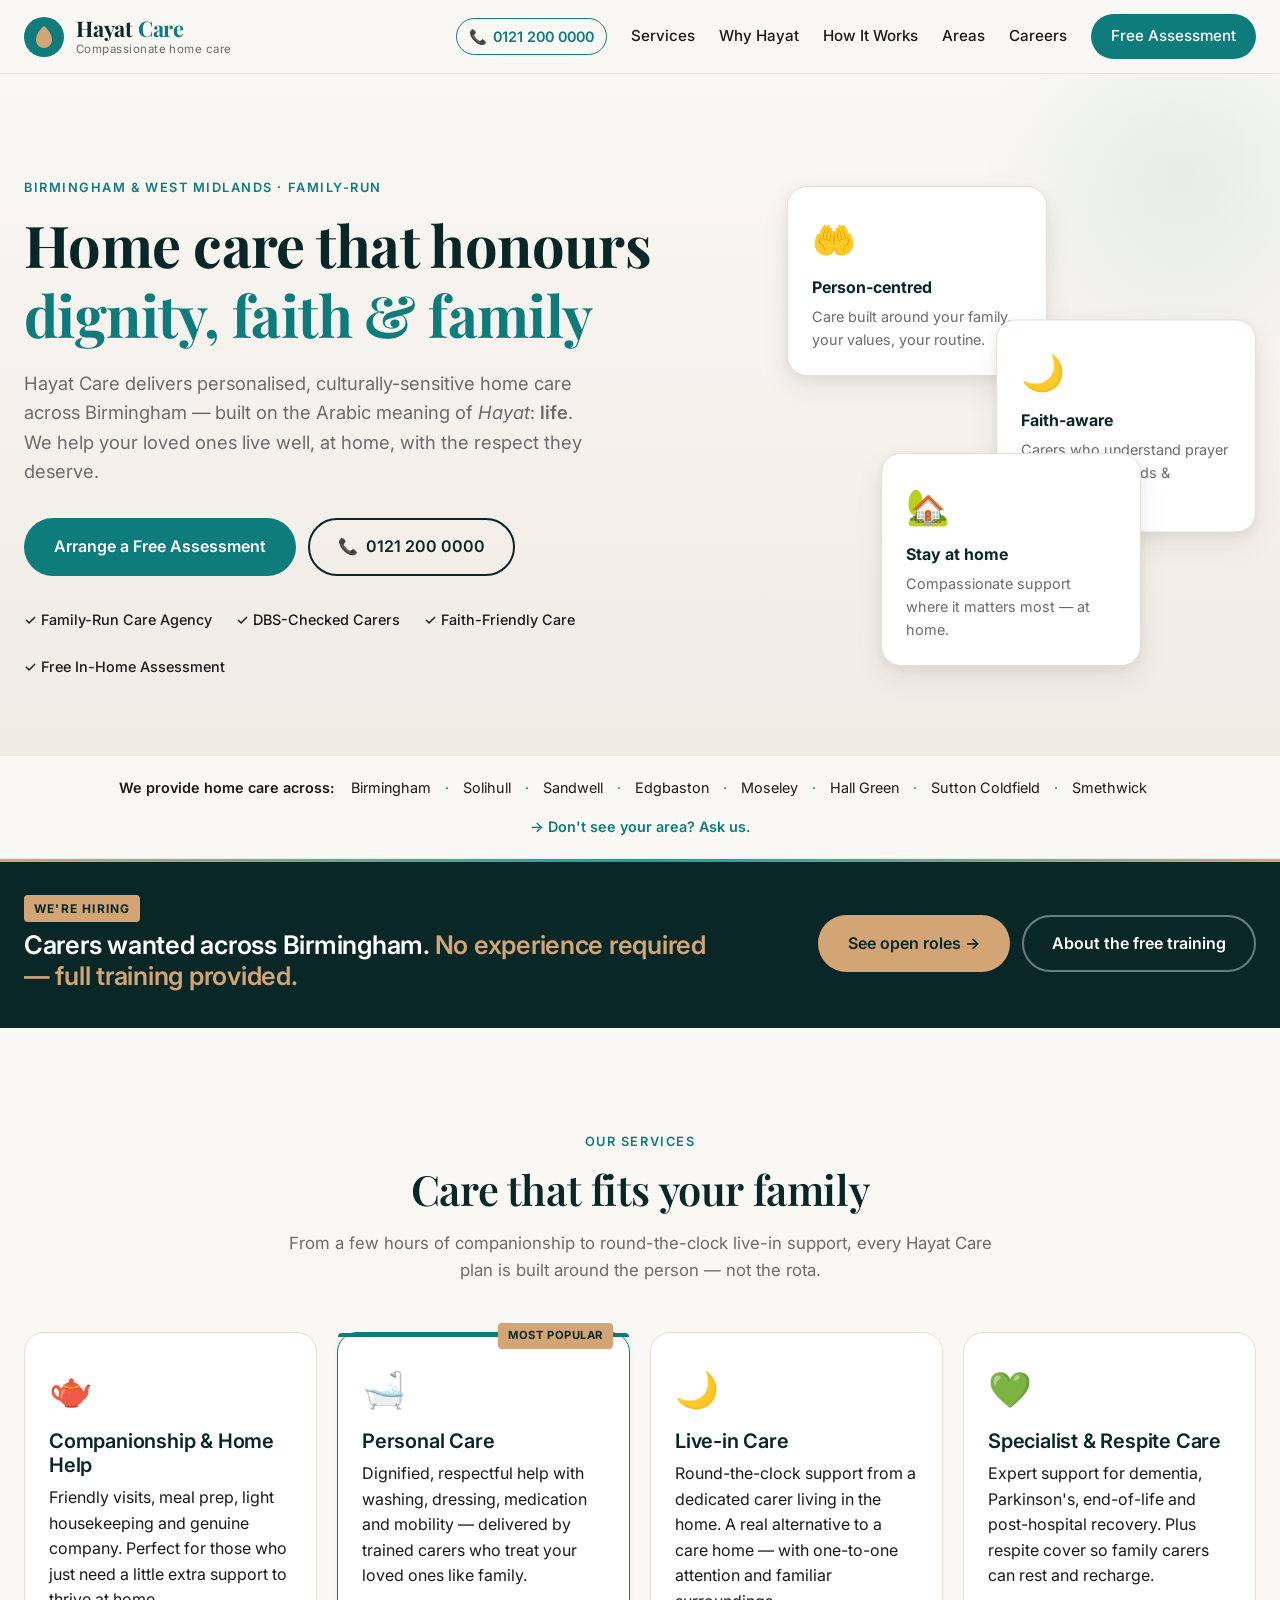
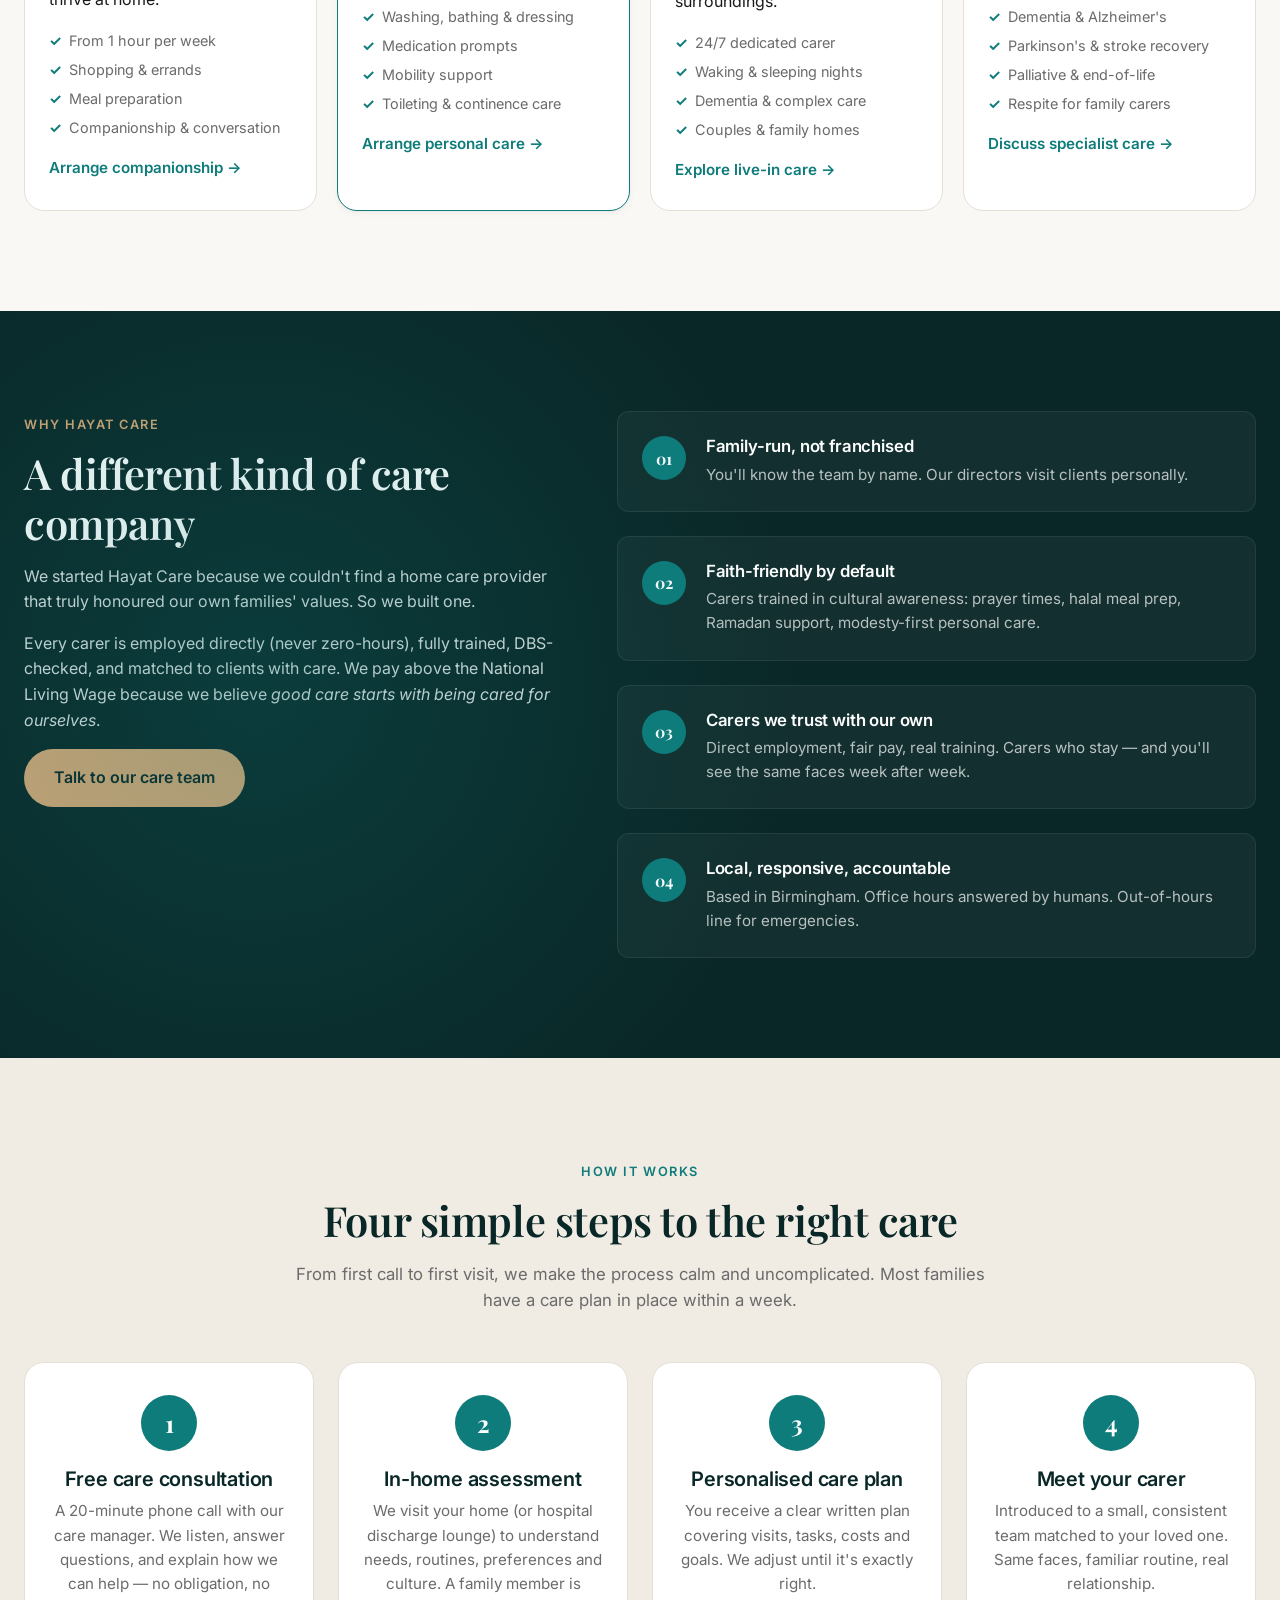
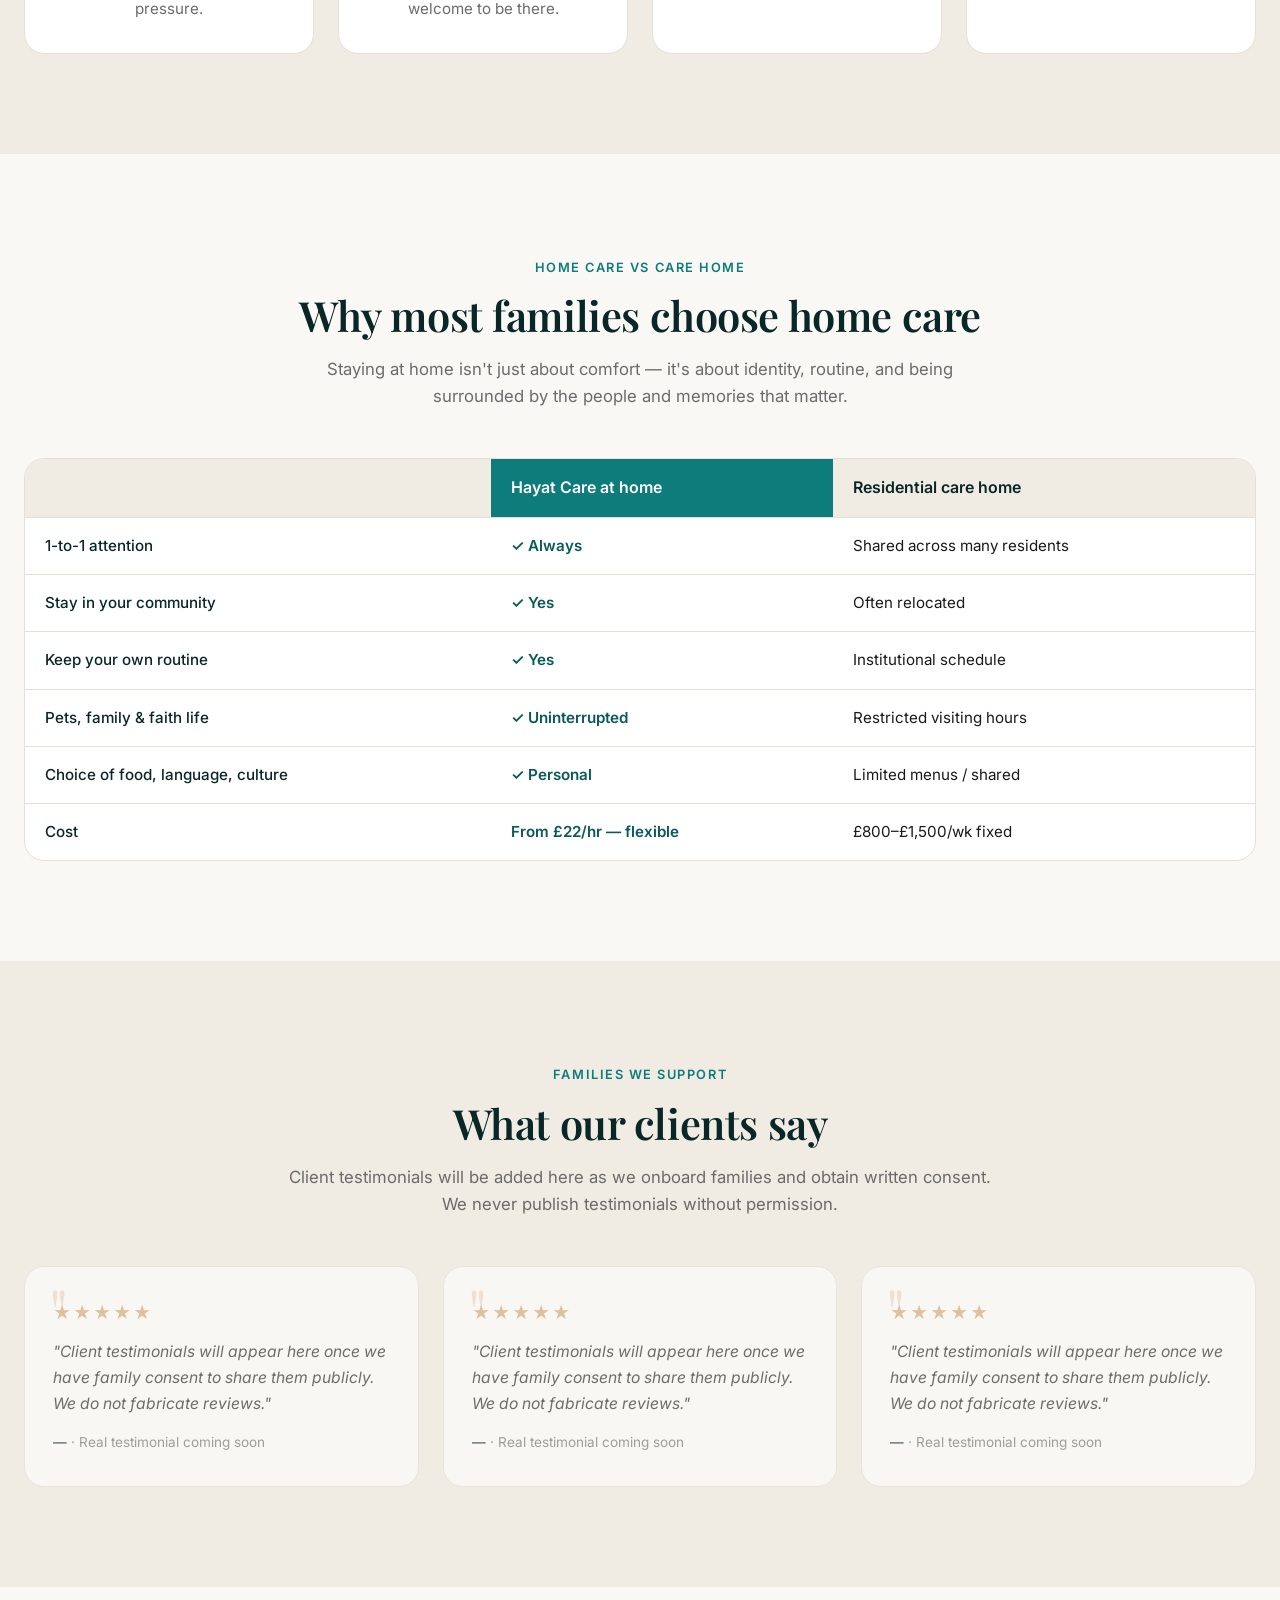
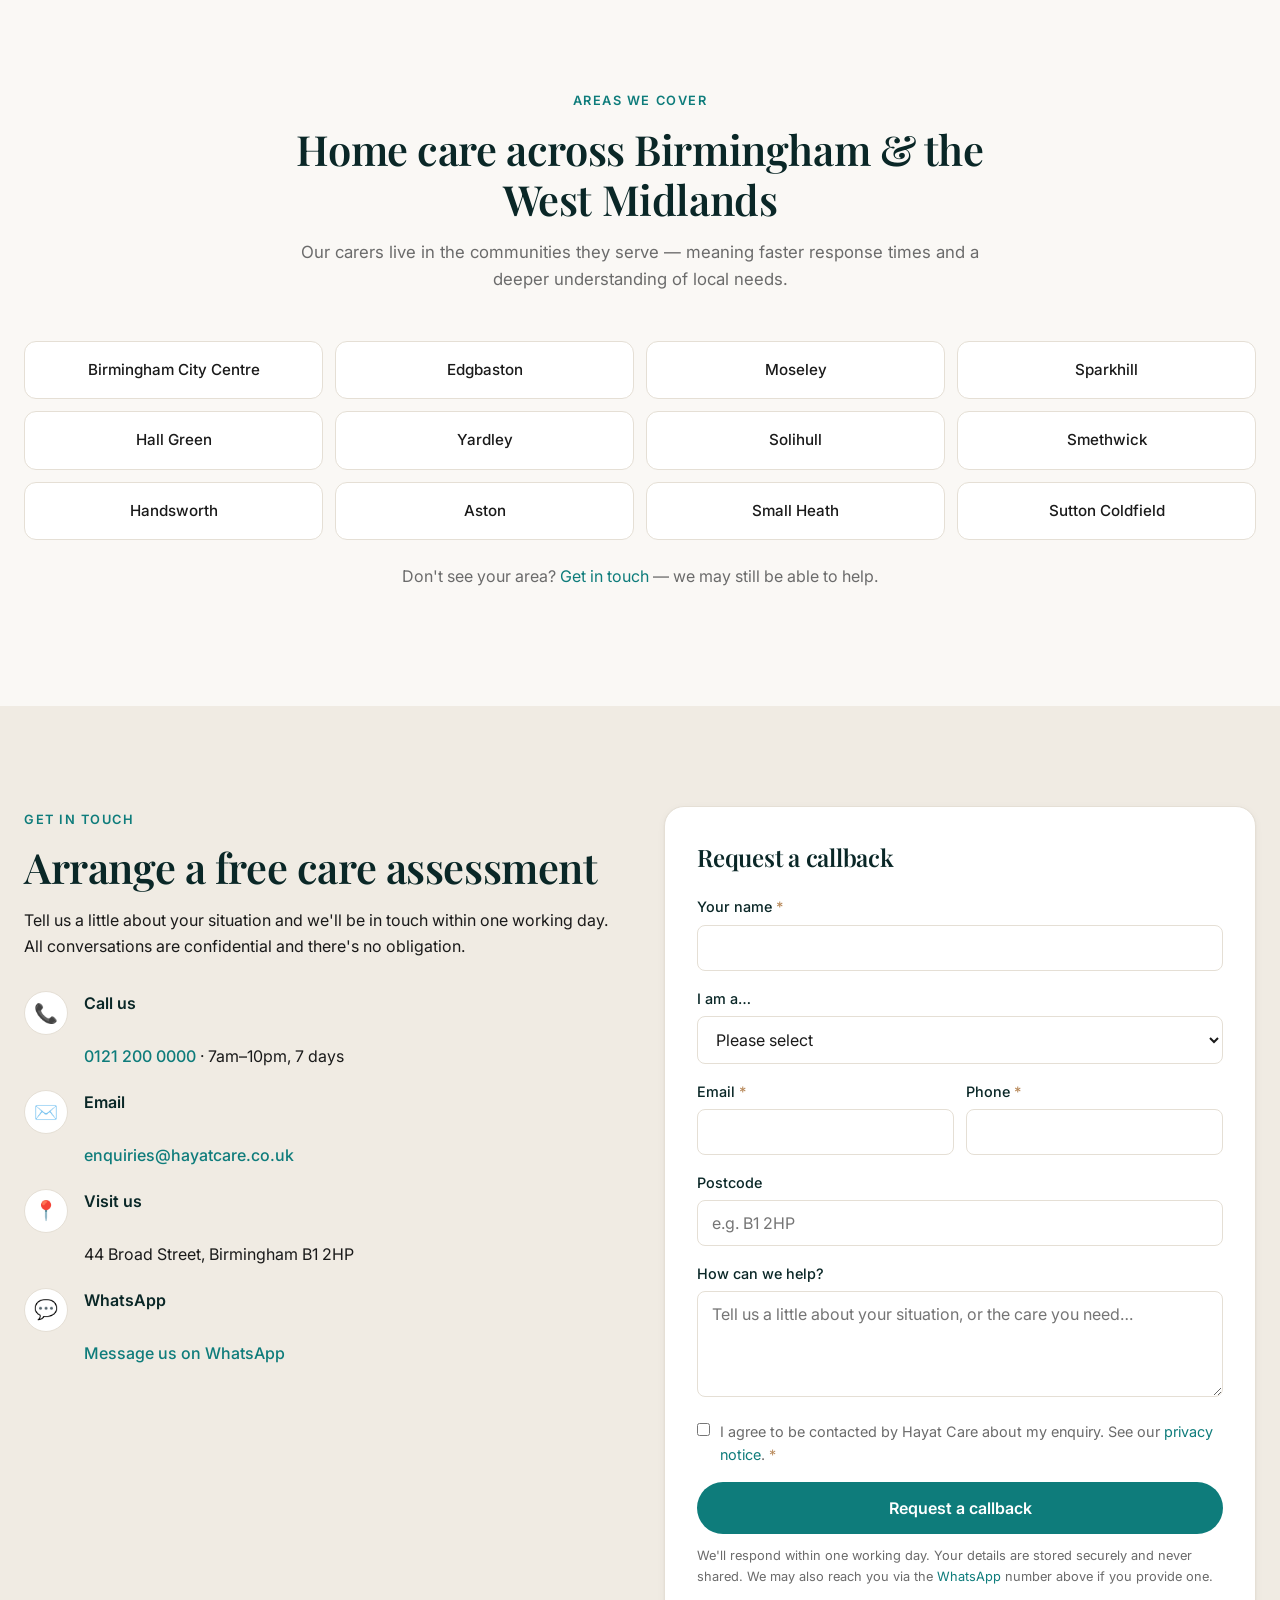
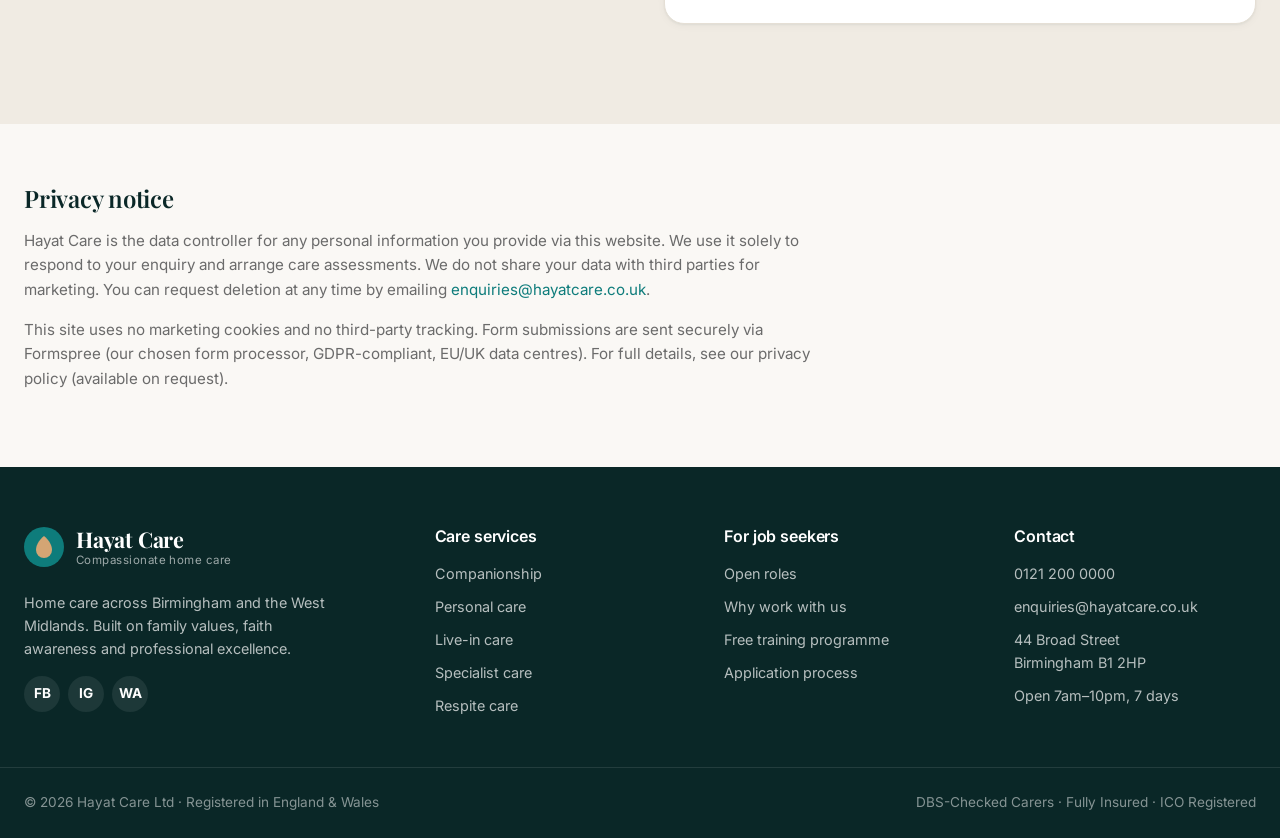
<file: index.html>
<!DOCTYPE html>
<html lang="en">
<head>
<meta charset="UTF-8" />
<meta name="viewport" content="width=device-width, initial-scale=1, viewport-fit=cover" />
<meta name="theme-color" content="#0E7C7B" />
<title>Hayat Care — Compassionate Home Care Across Birmingham</title>
<meta name="description" content="Hayat Care provides culturally-sensitive home care across Birmingham. Companionship, personal care, live-in & specialist support — delivered with dignity, faith and family values." />
<link rel="canonical" href="https://hayatcare.co.uk/" />

<!-- Open Graph -->
<meta property="og:title" content="Hayat Care — Compassionate Home Care Across Birmingham" />
<meta property="og:description" content="Home care that honours dignity, faith and family. Serving Birmingham & the West Midlands." />
<meta property="og:type" content="website" />
<meta property="og:url" content="https://hayatcare.co.uk/" />
<meta property="og:image" content="/og-image.svg" />
<meta property="og:locale" content="en_GB" />
<meta name="twitter:card" content="summary_large_image" />
<meta name="twitter:image" content="/og-image.svg" />

<!-- JSON-LD: LocalBusiness -->
<script type="application/ld+json">
{
  "@context": "https://schema.org",
  "@type": "LocalBusiness",
  "@id": "https://hayatcare.co.uk/#org",
  "name": "Hayat Care",
  "image": "https://hayatcare.co.uk/og-image.svg",
  "url": "https://hayatcare.co.uk/",
  "telephone": "+441212000000",
  "email": "enquiries@hayatcare.co.uk",
  "priceRange": "££",
  "description": "Home care provider serving Birmingham and the West Midlands. Culturally-sensitive personal care, companionship, live-in care and specialist support.",
  "address": {
    "@type": "PostalAddress",
    "streetAddress": "44 Broad Street",
    "addressLocality": "Birmingham",
    "addressRegion": "West Midlands",
    "postalCode": "B1 2HP",
    "addressCountry": "GB"
  },
  "areaServed": [
    { "@type": "City", "name": "Birmingham" },
    { "@type": "City", "name": "Solihull" },
    "@type": "City", "name": "Sandwell" }
  ],
  "openingHoursSpecification": [{
    "@type": "OpeningHoursSpecification",
    "dayOfWeek": ["Monday","Tuesday","Wednesday","Thursday","Friday","Saturday","Sunday"],
    "opens": "07:00",
    "closes": "22:00"
  }],
  "sameAs": [
    "https://facebook.com/hayatcare",
    "https://instagram.com/hayatcare"
  ],
  "hasOfferCatalog": {
    "@type": "OfferCatalog",
    "name": "Hayat Care Services",
    "itemListElement": [
      { "@type": "Offer", "itemOffered": { "@type": "Service", "name": "Companionship & Home Help" } },
      { "@type": "Offer", "itemOffered": { "@type": "Service", "name": "Personal Care" } },
      { "@type": "Offer", "itemOffered": { "@type": "Service", "name": "Live-in Care" } },
      { "@type": "Offer", "itemOffered": { "@type": "Service", "name": "Specialist & Respite Care" } }
    ]
  }
}
</script>

<link rel="icon" type="image/svg+xml" href="/assets/favicon.svg" />
<link rel="preconnect" href="https://fonts.googleapis.com" />
<link rel="preconnect" href="https://fonts.gstatic.com" crossorigin />
<link href="https://fonts.googleapis.com/css2?family=Inter:wght@400;500;600;700;800&family=Playfair+Display:wght@500;600;700&family=Amiri:wght@400;700&display=swap" rel="stylesheet" />
<link rel="stylesheet" href="/assets/styles.css" />
</head>
<body>

<!-- ============== NAV ============== -->
<header class="site-header" id="siteHeader">
  <div class="container nav-row">
    <a href="/" class="brand" aria-label="Hayat Care home">
      <span class="brand-mark" aria-hidden="true">
        <svg viewBox="0 0 40 40" width="40" height="40" fill="none">
          <circle cx="20" cy="20" r="20" fill="#0E7C7B"/>
          <path d="M20 9 C 14 14, 12 19, 12 23 a 8 8 0 0 0 16 0 c 0 -4 -2 -9 -8 -14 z" fill="#D4A574"/>
        </svg>
      </span>
      <span class="brand-text">
        <span class="brand-name">Hayat <span class="brand-name-accent">Care</span></span>
        <span class="brand-tagline">Compassionate home care</span>
      </span>
    </a>
    <nav class="nav-links" aria-label="Primary">
      <a href="tel:+441212000000" class="nav-phone" aria-label="Call us on 0121 200 0000">
        <span aria-hidden="true">📞</span> 0121 200 0000
      </a>
      <a href="/#services">Services</a>
      <a href="/#why">Why Hayat</a>
      <a href="/#how">How It Works</a>
      <a href="/#locations">Areas</a>
      <a href="/careers/">Careers</a>
      <a href="/#contact" class="nav-cta">Free Assessment</a>
    </nav>
    <button class="nav-toggle" id="navToggle" aria-label="Open menu" aria-expanded="false" aria-controls="mobileMenu">
      <span></span><span></span><span></span>
    </button>
  </div>
  <div class="mobile-menu" id="mobileMenu" hidden>
    <a href="/#services">Services</a>
    <a href="/#why">Why Hayat</a>
    <a href="/#how">How It Works</a>
    <a href="/careers/">Careers</a>
    <a href="/training/">Free Training</a>
    <a href="/#contact">Contact</a>
    <a href="/#contact" class="nav-cta-mobile">Free Assessment</a>
    <a href="/careers/" class="nav-recruit-mobile">Join Our Team</a>
  </div>
</header>

<!-- ============== HERO ============== -->
<section class="hero">
  <div class="container hero-grid">
    <div class="hero-text">
      <span class="eyebrow">Birmingham & West Midlands · Family-Run</span>
      <h1>Home care that honours <span class="hl">dignity, faith &amp; family</span></h1>
      <p class="hero-sub">Hayat Care delivers personalised, culturally-sensitive home care across Birmingham — built on the Arabic meaning of <em>Hayat</em>: <strong>life</strong>. We help your loved ones live well, at home, with the respect they deserve.</p>
      <div class="hero-ctas">
        <a href="#contact" class="btn btn-primary">Arrange a Free Assessment</a>
        <a href="tel:+441212000000" class="btn btn-ghost"><span aria-hidden="true">📞</span> 0121 200 0000</a>
      </div>
      <ul class="hero-trust" aria-label="Trust signals">
        <li>✓ Family-Run Care Agency</li>
        <li>✓ DBS-Checked Carers</li>
        <li>✓ Faith-Friendly Care</li>
        <li>✓ Free In-Home Assessment</li>
      </ul>
    </div>
    <div class="hero-art" aria-hidden="true">
      <div class="hero-card hero-card-1">
        <div class="hc-icon">🤲</div>
        <div class="hc-title">Person-centred</div>
        <div class="hc-body">Care built around your family, your values, your routine.</div>
      </div>
      <div class="hero-card hero-card-2">
        <div class="hc-icon">🌙</div>
        <div class="hc-title">Faith-aware</div>
        <div class="hc-body">Carers who understand prayer times, dietary needs & modesty.</div>
      </div>
      <div class="hero-card hero-card-3">
        <div class="hc-icon">🏡</div>
        <div class="hc-title">Stay at home</div>
        <div class="hc-body">Compassionate support where it matters most — at home.</div>
      </div>
    </div>
  </div>
</section>

<!-- ============== SERVICE AREAS STRIP ============== -->
<div class="areas-strip" aria-label="Service areas">
  <div class="container areas-strip-inner">
    <span class="areas-strip-label">We provide home care across:</span>
    <div class="areas-strip-list">
      <span>Birmingham</span>
      <span>Solihull</span>
      <span>Sandwell</span>
      <span>Edgbaston</span>
      <span>Moseley</span>
      <span>Hall Green</span>
      <span>Sutton Coldfield</span>
      <span>Smethwick</span>
    </div>
    <a href="#contact" class="areas-strip-cta" style="color: var(--teal); font-weight: 600;">→ Don't see your area? Ask us.</a>
  </div>
</div>

<!-- ============== HIRING BANNER ============== -->
<section class="hiring-banner">
  <div class="container hb-row">
    <div class="hb-text">
      <span class="hb-tag">We're hiring</span>
      <h2>Carers wanted across Birmingham. <span class="hl-gold">No experience required — full training provided.</span></h2>
    </div>
    <div class="hb-ctas">
      <a href="/careers/" class="btn btn-gold">See open roles →</a>
      <a href="/training/" class="btn btn-ghost-light">About the free training</a>
    </div>
  </div>
</section>

<!-- ============== SERVICES ============== -->
<section class="services" id="services">
  <div class="container">
    <div class="section-head">
      <span class="eyebrow">Our Services</span>
      <h2>Care that fits your family</h2>
      <p class="section-sub">From a few hours of companionship to round-the-clock live-in support, every Hayat Care plan is built around the person — not the rota.</p>
    </div>
    <div class="service-grid">
      <article class="service-card">
        <div class="sc-icon">🫖</div>
        <h3>Companionship &amp; Home Help</h3>
        <p>Friendly visits, meal prep, light housekeeping and genuine company. Perfect for those who just need a little extra support to thrive at home.</p>
        <ul class="sc-list">
          <li>From 1 hour per week</li>
          <li>Shopping &amp; errands</li>
          <li>Meal preparation</li>
          <li>Companionship &amp; conversation</li>
        </ul>
        <a href="#contact" class="sc-link">Arrange companionship →</a>
      </article>

      <article class="service-card featured">
        <div class="sc-badge">Most popular</div>
        <div class="sc-icon">🛁</div>
        <h3>Personal Care</h3>
        <p>Dignified, respectful help with washing, dressing, medication and mobility — delivered by trained carers who treat your loved ones like family.</p>
        <ul class="sc-list">
          <li>Washing, bathing &amp; dressing</li>
          <li>Medication prompts</li>
          <li>Mobility support</li>
          <li>Toileting &amp; continence care</li>
        </ul>
        <a href="#contact" class="sc-link">Arrange personal care →</a>
      </article>

      <article class="service-card">
        <div class="sc-icon">🌙</div>
        <h3>Live-in Care</h3>
        <p>Round-the-clock support from a dedicated carer living in the home. A real alternative to a care home — with one-to-one attention and familiar surroundings.</p>
        <ul class="sc-list">
          <li>24/7 dedicated carer</li>
          <li>Waking &amp; sleeping nights</li>
          <li>Dementia &amp; complex care</li>
          <li>Couples &amp; family homes</li>
        </ul>
        <a href="#contact" class="sc-link">Explore live-in care →</a>
      </article>

      <article class="service-card">
        <div class="sc-icon">💚</div>
        <h3>Specialist &amp; Respite Care</h3>
        <p>Expert support for dementia, Parkinson's, end-of-life and post-hospital recovery. Plus respite cover so family carers can rest and recharge.</p>
        <ul class="sc-list">
          <li>Dementia &amp; Alzheimer's</li>
          <li>Parkinson's &amp; stroke recovery</li>
          <li>Palliative &amp; end-of-life</li>
          <li>Respite for family carers</li>
        </ul>
        <a href="#contact" class="sc-link">Discuss specialist care →</a>
      </article>
    </div>
  </div>
</section>

<!-- ============== WHY HAYAT ============== -->
<section class="why" id="why">
  <div class="container why-grid">
    <div>
      <span class="eyebrow eyebrow-light">Why Hayat Care</span>
      <h2 class="h2-light">A different kind of care company</h2>
      <p class="p-light">We started Hayat Care because we couldn't find a home care provider that truly honoured our own families' values. So we built one.</p>
      <p class="p-light">Every carer is employed directly (never zero-hours), fully trained, DBS-checked, and matched to clients with care. We pay above the National Living Wage because we believe <em>good care starts with being cared for ourselves</em>.</p>
      <a href="#contact" class="btn btn-gold">Talk to our care team</a>
    </div>
    <div class="why-points">
      <div class="why-point">
        <div class="wp-num">01</div>
        <div>
          <h4>Family-run, not franchised</h4>
          <p>You'll know the team by name. Our directors visit clients personally.</p>
        </div>
      </div>
      <div class="why-point">
        <div class="wp-num">02</div>
        <div>
          <h4>Faith-friendly by default</h4>
          <p>Carers trained in cultural awareness: prayer times, halal meal prep, Ramadan support, modesty-first personal care.</p>
        </div>
      </div>
      <div class="why-point">
        <div class="wp-num">03</div>
        <div>
          <h4>Carers we trust with our own</h4>
          <p>Direct employment, fair pay, real training. Carers who stay — and you'll see the same faces week after week.</p>
        </div>
      </div>
      <div class="why-point">
        <div class="wp-num">04</div>
        <div>
          <h4>Local, responsive, accountable</h4>
          <p>Based in Birmingham. Office hours answered by humans. Out-of-hours line for emergencies.</p>
        </div>
      </div>
    </div>
  </div>
</section>

<!-- ============== HOW IT WORKS ============== -->
<section class="how" id="how">
  <div class="container">
    <div class="section-head">
      <span class="eyebrow">How it works</span>
      <h2>Four simple steps to the right care</h2>
      <p class="section-sub">From first call to first visit, we make the process calm and uncomplicated. Most families have a care plan in place within a week.</p>
    </div>
    <ol class="steps">
      <li>
        <div class="step-num">1</div>
        <h3>Free care consultation</h3>
        <p>A 20-minute phone call with our care manager. We listen, answer questions, and explain how we can help — no obligation, no pressure.</p>
      </li>
      <li>
        <div class="step-num">2</div>
        <h3>In-home assessment</h3>
        <p>We visit your home (or hospital discharge lounge) to understand needs, routines, preferences and culture. A family member is welcome to be there.</p>
      </li>
      <li>
        <div class="step-num">3</div>
        <h3>Personalised care plan</h3>
        <p>You receive a clear written plan covering visits, tasks, costs and goals. We adjust until it's exactly right.</p>
      </li>
      <li>
        <div class="step-num">4</div>
        <h3>Meet your carer</h3>
        <p>Introduced to a small, consistent team matched to your loved one. Same faces, familiar routine, real relationship.</p>
      </li>
    </ol>
  </div>
</section>

<!-- ============== COMPARISON ============== -->
<section class="compare" id="comparison">
  <div class="container">
    <div class="section-head">
      <span class="eyebrow">Home care vs care home</span>
      <h2>Why most families choose home care</h2>
      <p class="section-sub">Staying at home isn't just about comfort — it's about identity, routine, and being surrounded by the people and memories that matter.</p>
    </div>
    <div class="compare-table-wrap">
      <table class="compare-table">
        <thead>
          <tr><th></th><th class="th-us">Hayat Care at home</th><th>Residential care home</th></tr>
        </thead>
        <tbody>
          <tr><td>1-to-1 attention</td><td class="td-us">✓ Always</td><td>Shared across many residents</td></tr>
          <tr><td>Stay in your community</td><td class="td-us">✓ Yes</td><td>Often relocated</td></tr>
          <tr><td>Keep your own routine</td><td class="td-us">✓ Yes</td><td>Institutional schedule</td></tr>
          <tr><td>Pets, family &amp; faith life</td><td class="td-us">✓ Uninterrupted</td><td>Restricted visiting hours</td></tr>
          <tr><td>Choice of food, language, culture</td><td class="td-us">✓ Personal</td><td>Limited menus / shared</td></tr>
          <tr><td>Cost</td><td class="td-us">From £22/hr — flexible</td><td>£800–£1,500/wk fixed</td></tr>
        </tbody>
      </table>
    </div>
  </div>
</section>

<!-- ============== TESTIMONIALS (placeholders) ============== -->
<section class="testimonials">
  <div class="container">
    <div class="section-head">
      <span class="eyebrow">Families we support</span>
      <h2>What our clients say</h2>
      <p class="section-sub">Client testimonials will be added here as we onboard families and obtain written consent. We never publish testimonials without permission.</p>
    </div>
    <div class="t-grid">
      <article class="t-card" style="opacity: 0.6;">
        <div class="t-stars" aria-hidden="true">★★★★★</div>
        <p style="font-style: italic; color: var(--text-m);">"Client testimonials will appear here once we have family consent to share them publicly. We do not fabricate reviews."</p>
        <footer><strong>—</strong> · Real testimonial coming soon</footer>
      </article>
      <article class="t-card" style="opacity: 0.6;">
        <div class="t-stars" aria-hidden="true">★★★★★</div>
        <p style="font-style: italic; color: var(--text-m);">"Client testimonials will appear here once we have family consent to share them publicly. We do not fabricate reviews."</p>
        <footer><strong>—</strong> · Real testimonial coming soon</footer>
      </article>
      <article class="t-card" style="opacity: 0.6;">
        <div class="t-stars" aria-hidden="true">★★★★★</div>
        <p style="font-style: italic; color: var(--text-m);">"Client testimonials will appear here once we have family consent to share them publicly. We do not fabricate reviews."</p>
        <footer><strong>—</strong> · Real testimonial coming soon</footer>
      </article>
    </div>
  </div>
</section>

<!-- ============== AREAS WE COVER ============== -->
<section class="areas" id="locations">
  <div class="container">
    <div class="section-head">
      <span class="eyebrow">Areas we cover</span>
      <h2>Home care across Birmingham &amp; the West Midlands</h2>
      <p class="section-sub">Our carers live in the communities they serve — meaning faster response times and a deeper understanding of local needs.</p>
    </div>
    <div class="areas-grid">
      <div class="area">Birmingham City Centre</div>
      <div class="area">Edgbaston</div>
      <div class="area">Moseley</div>
      <div class="area">Sparkhill</div>
      <div class="area">Hall Green</div>
      <div class="area">Yardley</div>
      <div class="area">Solihull</div>
      <div class="area">Smethwick</div>
      <div class="area">Handsworth</div>
      <div class="area">Aston</div>
      <div class="area">Small Heath</div>
      <div class="area">Sutton Coldfield</div>
    </div>
    <p class="areas-note">Don't see your area? <a href="#contact">Get in touch</a> — we may still be able to help.</p>
  </div>
</section>

<!-- ============== CONTACT ============== -->
<section class="contact" id="contact">
  <div class="container contact-grid">
    <div class="contact-left">
      <span class="eyebrow">Get in touch</span>
      <h2>Arrange a free care assessment</h2>
      <p>Tell us a little about your situation and we'll be in touch within one working day. All conversations are confidential and there's no obligation.</p>

      <ul class="contact-list">
        <li>
          <span class="ci">📞</span>
          <div>
            <strong>Call us</strong><br>
            <a href="tel:+441212000000">0121 200 0000</a> · 7am–10pm, 7 days
          </div>
        </li>
        <li>
          <span class="ci">✉️</span>
          <div>
            <strong>Email</strong><br>
            <a href="mailto:enquiries@hayatcare.co.uk">enquiries@hayatcare.co.uk</a>
          </div>
        </li>
        <li>
          <span class="ci">📍</span>
          <div>
            <strong>Visit us</strong><br>
            44 Broad Street, Birmingham B1 2HP
          </div>
        </li>
        <li>
          <span class="ci">💬</span>
          <div>
            <strong>WhatsApp</strong><br>
            <a href="https://wa.me/441212000000">Message us on WhatsApp</a>
          </div>
        </li>
      </ul>
    </div>

    <form class="contact-form" id="contactForm" novalidate>
      <h3>Request a callback</h3>

      <div class="form-row">
        <label for="cf-name">Your name <span class="req" aria-hidden="true">*</span></label>
        <input type="text" id="cf-name" name="name" required autocomplete="name" />
      </div>

      <div class="form-row">
        <label for="cf-relationship">I am a…</label>
        <select id="cf-relationship" name="relationship">
          <option value="">Please select</option>
          <option>Family member looking for care</option>
          <option>Person needing care for myself</option>
          <option>Social worker / healthcare professional</option>
          <option>Other</option>
        </select>
      </div>

      <div class="form-row form-row-2">
        <div>
          <label for="cf-email">Email <span class="req" aria-hidden="true">*</span></label>
          <input type="email" id="cf-email" name="email" required autocomplete="email" />
        </div>
        <div>
          <label for="cf-phone">Phone <span class="req" aria-hidden="true">*</span></label>
          <input type="tel" id="cf-phone" name="phone" required autocomplete="tel" />
        </div>
      </div>

      <div class="form-row">
        <label for="cf-postcode">Postcode</label>
        <input type="text" id="cf-postcode" name="postcode" autocomplete="postal-code" placeholder="e.g. B1 2HP" />
      </div>

      <div class="form-row">
        <label for="cf-message">How can we help?</label>
        <textarea id="cf-message" name="message" rows="4" placeholder="Tell us a little about your situation, or the care you need…"></textarea>
      </div>

      <div class="form-row form-check">
        <input type="checkbox" id="cf-consent" required />
        <label for="cf-consent">I agree to be contacted by Hayat Care about my enquiry. See our <a href="#privacy">privacy notice</a>. <span class="req" aria-hidden="true">*</span></label>
      </div>

      <!-- Anti-spam honeypot — hidden from real users -->
      <input type="text" name="_gotcha" tabindex="-1" autocomplete="off" style="position:absolute;left:-9999px" aria-hidden="true" />

      <button type="submit" class="btn btn-primary btn-block" id="cf-submit">Request a callback</button>

      <p class="form-fineprint">We'll respond within one working day. Your details are stored securely and never shared. We may also reach you via the <a href="https://wa.me/441212000000">WhatsApp</a> number above if you provide one.</p>

      <div class="form-success" id="cf-success" hidden>
        <strong>✓ Thank you — your message is on its way.</strong>
        <p>One of our care managers will be in touch within one working day. If your enquiry is urgent, please call <a href="tel:+441212000000">0121 200 0000</a>.</p>
      </div>
      <div class="form-error" id="cf-error" hidden role="alert">
        Something went wrong sending your message. Please email us directly at <a href="mailto:enquiries@hayatcare.co.uk">enquiries@hayatcare.co.uk</a> or call <a href="tel:+441212000000">0121 200 0000</a>.
      </div>
    </form>
  </div>
</section>

<!-- ============== PRIVACY ============== -->
<section class="privacy" id="privacy">
  <div class="container">
    <h2>Privacy notice</h2>
    <p>Hayat Care is the data controller for any personal information you provide via this website. We use it solely to respond to your enquiry and arrange care assessments. We do not share your data with third parties for marketing. You can request deletion at any time by emailing <a href="mailto:enquiries@hayatcare.co.uk">enquiries@hayatcare.co.uk</a>.</p>
    <p>This site uses no marketing cookies and no third-party tracking. Form submissions are sent securely via Formspree (our chosen form processor, GDPR-compliant, EU/UK data centres). For full details, see our privacy policy (available on request).</p>
  </div>
</section>

<!-- ============== FOOTER ============== -->
<footer class="site-footer">
  <div class="container footer-grid">
    <div class="foot-brand">
      <div class="brand">
        <span class="brand-mark" aria-hidden="true">
          <svg viewBox="0 0 40 40" width="40" height="40" fill="none">
            <circle cx="20" cy="20" r="20" fill="#0E7C7B"/>
            <path d="M20 9 C 14 14, 12 19, 12 23 a 8 8 0 0 0 16 0 c 0 -4 -2 -9 -8 -14 z" fill="#D4A574"/>
          </svg>
        </span>
        <span class="brand-text">
          <span class="brand-name">Hayat <span class="brand-name-accent">Care</span></span>
          <span class="brand-tagline">Compassionate home care</span>
        </span>
      </div>
      <p class="foot-blurb">Home care across Birmingham and the West Midlands. Built on family values, faith awareness and professional excellence.</p>
      <div class="foot-social">
        <a href="https://facebook.com/hayatcare" aria-label="Facebook">FB</a>
        <a href="https://instagram.com/hayatcare" aria-label="Instagram">IG</a>
        <a href="https://wa.me/441212000000" aria-label="WhatsApp">WA</a>
      </div>
    </div>

    <div class="foot-col">
      <h4>Care services</h4>
      <a href="/#services">Companionship</a>
      <a href="/#services">Personal care</a>
      <a href="/#services">Live-in care</a>
      <a href="/#services">Specialist care</a>
      <a href="/#services">Respite care</a>
    </div>

    <div class="foot-col">
      <h4>For job seekers</h4>
      <a href="/careers/">Open roles</a>
      <a href="/careers/#benefits">Why work with us</a>
      <a href="/training/">Free training programme</a>
      <a href="/careers/#process">Application process</a>
    </div>

    <div class="foot-col">
      <h4>Contact</h4>
      <a href="tel:+441212000000">0121 200 0000</a>
      <a href="mailto:enquiries@hayatcare.co.uk">enquiries@hayatcare.co.uk</a>
      <span>44 Broad Street<br>Birmingham B1 2HP</span>
      <span>Open 7am–10pm, 7 days</span>
    </div>
  </div>

  <div class="container foot-bottom">
    <span>© <span id="year"></span> Hayat Care Ltd · Registered in England &amp; Wales</span>
    <span>DBS-Checked Carers · Fully Insured · ICO Registered</span>
  </div>
</footer>

<!-- ============== STICKY MOBILE CALL BUTTON ============== -->
<a href="tel:+441212000000" class="sticky-call" aria-label="Call Hayat Care on 0121 200 0000">
  <span aria-hidden="true">📞</span>
  <span>Call us — 0121 200 0000</span>
</a>

<script src="/assets/site.js"></script>
</body>
</html>
</file>
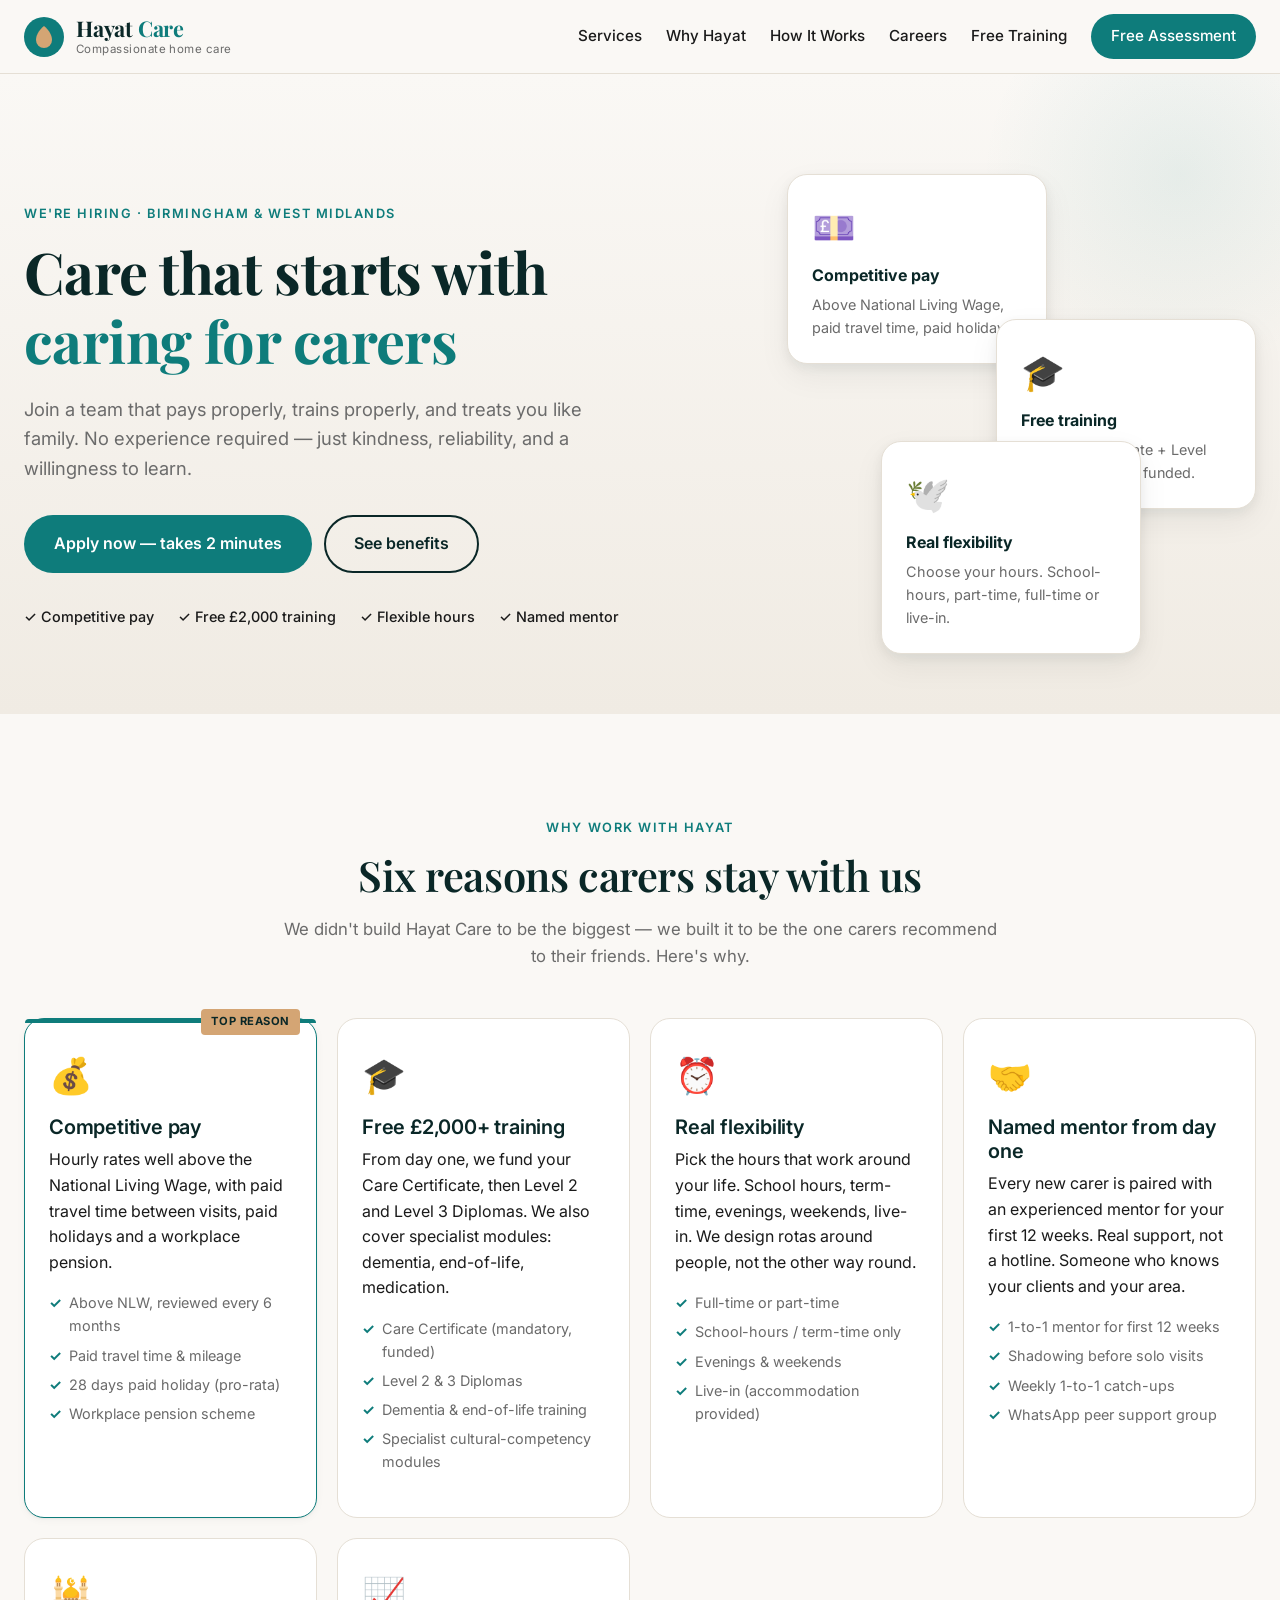
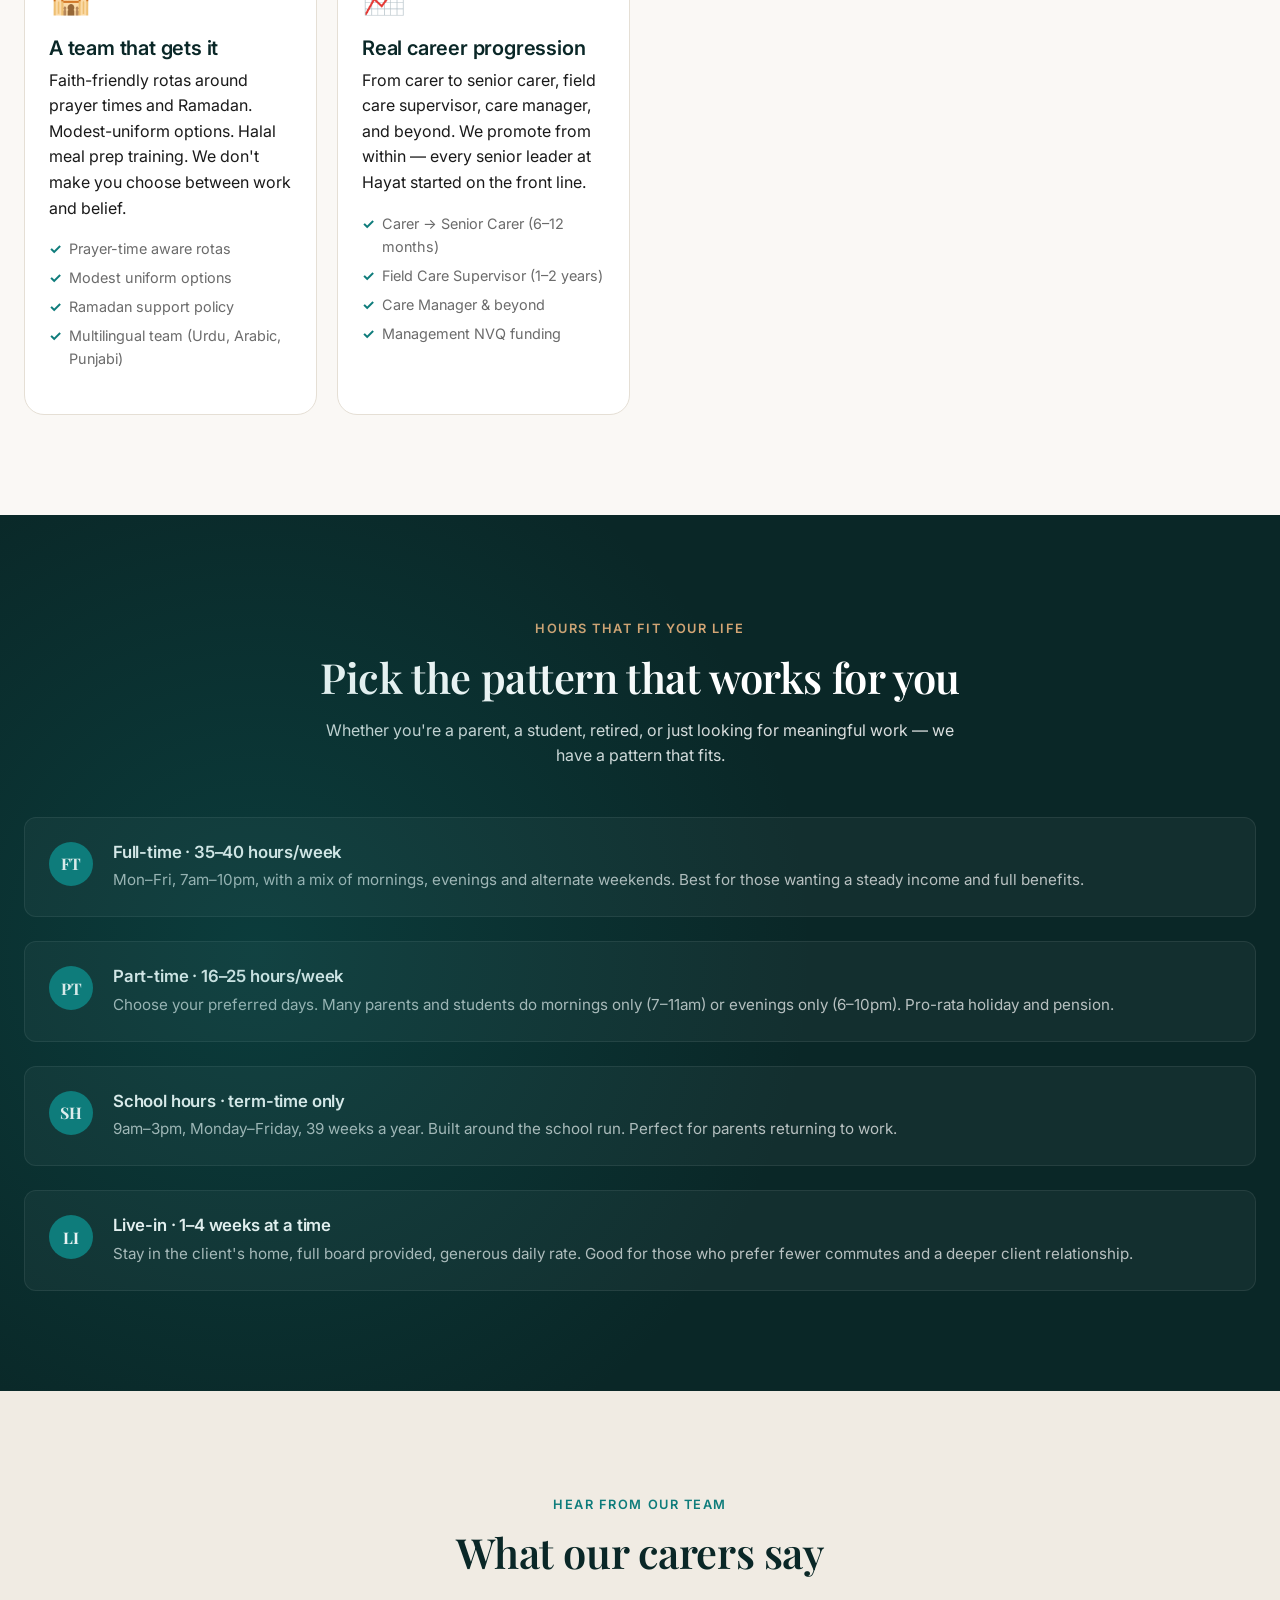
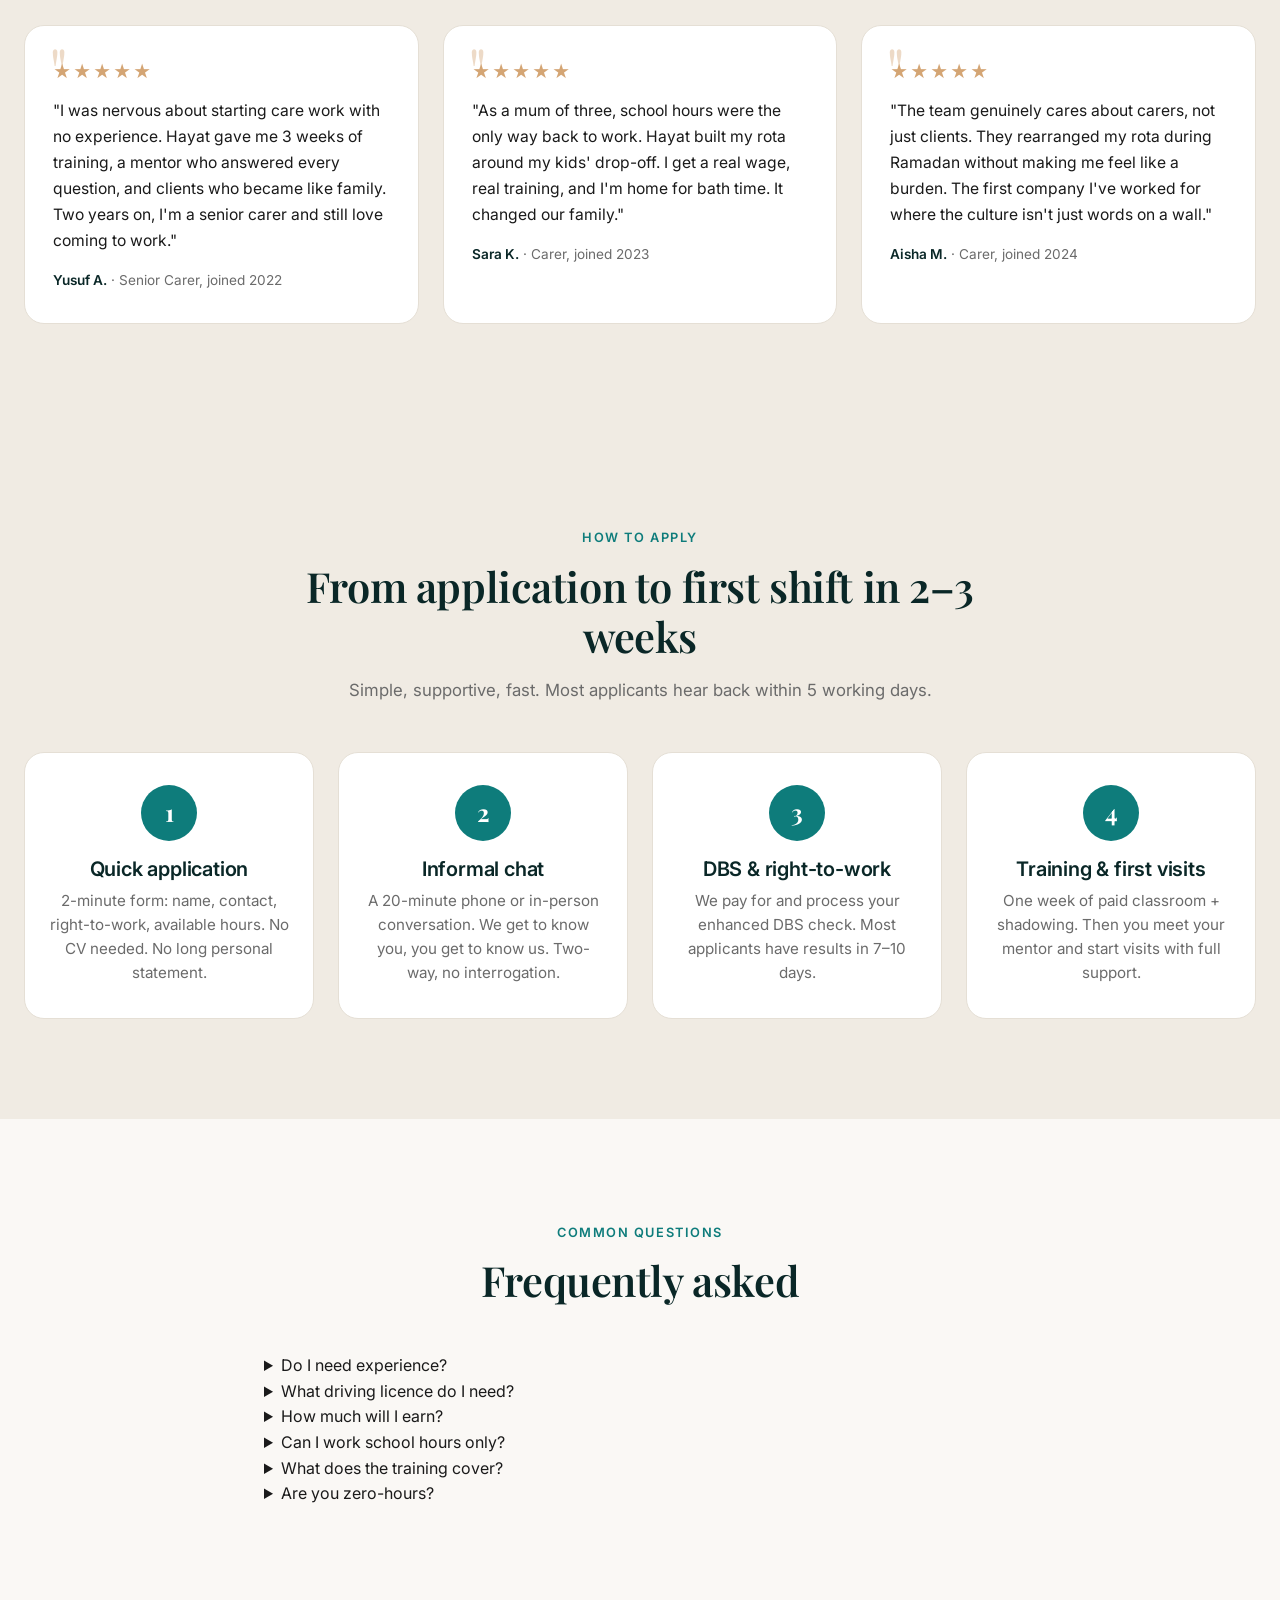
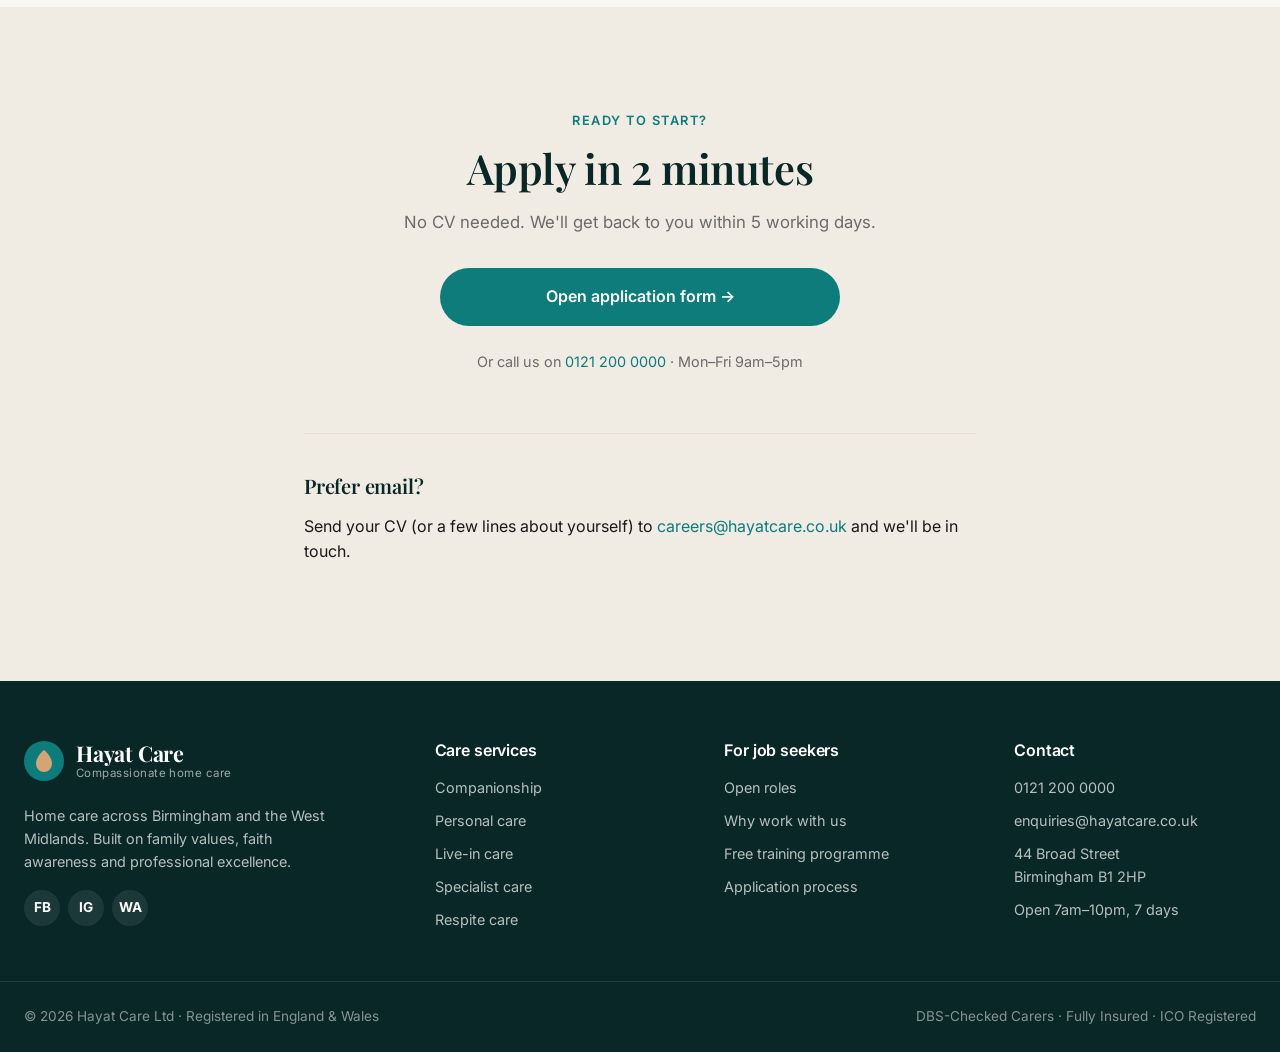
<file: careers/index.html>
<!DOCTYPE html>
<html lang="en">
<head>
<meta charset="UTF-8" />
<meta name="viewport" content="width=device-width, initial-scale=1, viewport-fit=cover" />
<meta name="theme-color" content="#0E7C7B" />
<title>Careers at Hayat Care | Carer Jobs in Birmingham</title>
<meta name="description" content="Join Hayat Care as a home carer in Birmingham. Competitive pay, free training, flexible hours, named mentor and a team that treats you like family. No experience required." />
<link rel="canonical" href="https://hayatcare.co.uk/careers/" />

<meta property="og:title" content="Careers at Hayat Care | Carer Jobs in Birmingham" />
<meta property="og:description" content="Competitive pay, free training, flexible hours. Start a career in care with Hayat Care." />
<meta property="og:type" content="website" />
<meta property="og:url" content="https://hayatcare.co.uk/careers/" />
<meta property="og:image" content="/careers/og-image.svg" />
<meta name="twitter:card" content="summary_large_image" />
<meta name="twitter:image" content="/careers/og-image.svg" />

<link rel="icon" type="image/svg+xml" href="/assets/favicon.svg" />
<link rel="preconnect" href="https://fonts.googleapis.com" />
<link rel="preconnect" href="https://fonts.gstatic.com" crossorigin />
<link href="https://fonts.googleapis.com/css2?family=Inter:wght@400;500;600;700;800&family=Playfair+Display:wght@500;600;700&display=swap" rel="stylesheet" />
<link rel="stylesheet" href="/assets/styles.css" />
</head>
<body>

<header class="site-header" id="siteHeader">
  <div class="container nav-row">
    <a href="/" class="brand" aria-label="Hayat Care home">
      <span class="brand-mark" aria-hidden="true">
        <svg viewBox="0 0 40 40" width="40" height="40" fill="none">
          <circle cx="20" cy="20" r="20" fill="#0E7C7B"/>
          <path d="M20 9 C 14 14, 12 19, 12 23 a 8 8 0 0 0 16 0 c 0 -4 -2 -9 -8 -14 z" fill="#D4A574"/>
        </svg>
      </span>
      <span class="brand-text">
        <span class="brand-name">Hayat <span class="brand-name-accent">Care</span></span>
        <span class="brand-tagline">Compassionate home care</span>
      </span>
    </a>
    <nav class="nav-links" aria-label="Primary">
      <a href="/#services">Services</a>
      <a href="/#why">Why Hayat</a>
      <a href="/#how">How It Works</a>
      <a href="/careers/" class="nav-active">Careers</a>
      <a href="/training/">Free Training</a>
      <a href="/#contact" class="nav-cta">Free Assessment</a>
    </nav>
    <button class="nav-toggle" id="navToggle" aria-label="Open menu" aria-expanded="false" aria-controls="mobileMenu">
      <span></span><span></span><span></span>
    </button>
  </div>
  <div class="mobile-menu" id="mobileMenu" hidden>
    <a href="/#services">Services</a>
    <a href="/#why">Why Hayat</a>
    <a href="/#how">How It Works</a>
    <a href="/careers/">Careers</a>
    <a href="/training/">Free Training</a>
    <a href="/#contact">Contact</a>
    <a href="/#contact" class="nav-cta-mobile">Free Assessment</a>
    <a href="/careers/" class="nav-recruit-mobile">Join Our Team</a>
  </div>
</header>

<!-- HERO -->
<section class="hero" style="padding-bottom: 60px;">
  <div class="container hero-grid">
    <div class="hero-text">
      <span class="eyebrow">We're hiring · Birmingham &amp; West Midlands</span>
      <h1>Care that starts with <span class="hl">caring for carers</span></h1>
      <p class="hero-sub">Join a team that pays properly, trains properly, and treats you like family. No experience required — just kindness, reliability, and a willingness to learn.</p>
      <div class="hero-ctas">
        <a href="#apply" class="btn btn-primary">Apply now — takes 2 minutes</a>
        <a href="#benefits" class="btn btn-ghost">See benefits</a>
      </div>
      <ul class="hero-trust">
        <li>✓ Competitive pay</li>
        <li>✓ Free £2,000 training</li>
        <li>✓ Flexible hours</li>
        <li>✓ Named mentor</li>
      </ul>
    </div>
    <div class="hero-art" aria-hidden="true">
      <div class="hero-card hero-card-1">
        <div class="hc-icon">💷</div>
        <div class="hc-title">Competitive pay</div>
        <div class="hc-body">Above National Living Wage, paid travel time, paid holidays.</div>
      </div>
      <div class="hero-card hero-card-2">
        <div class="hc-icon">🎓</div>
        <div class="hc-title">Free training</div>
        <div class="hc-body">Full Care Certificate + Level 2/3 Diploma, fully funded.</div>
      </div>
      <div class="hero-card hero-card-3">
        <div class="hc-icon">🕊️</div>
        <div class="hc-title">Real flexibility</div>
        <div class="hc-body">Choose your hours. School-hours, part-time, full-time or live-in.</div>
      </div>
    </div>
  </div>
</section>

<!-- BENEFITS -->
<section class="services" id="benefits">
  <div class="container">
    <div class="section-head">
      <span class="eyebrow">Why work with Hayat</span>
      <h2>Six reasons carers stay with us</h2>
      <p class="section-sub">We didn't build Hayat Care to be the biggest — we built it to be the one carers recommend to their friends. Here's why.</p>
    </div>
    <div class="service-grid">
      <article class="service-card featured">
        <div class="sc-badge">Top reason</div>
        <div class="sc-icon">💰</div>
        <h3>Competitive pay</h3>
        <p>Hourly rates well above the National Living Wage, with paid travel time between visits, paid holidays and a workplace pension.</p>
        <ul class="sc-list">
          <li>Above NLW, reviewed every 6 months</li>
          <li>Paid travel time &amp; mileage</li>
          <li>28 days paid holiday (pro-rata)</li>
          <li>Workplace pension scheme</li>
        </ul>
      </article>

      <article class="service-card">
        <div class="sc-icon">🎓</div>
        <h3>Free £2,000+ training</h3>
        <p>From day one, we fund your Care Certificate, then Level 2 and Level 3 Diplomas. We also cover specialist modules: dementia, end-of-life, medication.</p>
        <ul class="sc-list">
          <li>Care Certificate (mandatory, funded)</li>
          <li>Level 2 &amp; 3 Diplomas</li>
          <li>Dementia &amp; end-of-life training</li>
          <li>Specialist cultural-competency modules</li>
        </ul>
      </article>

      <article class="service-card">
        <div class="sc-icon">⏰</div>
        <h3>Real flexibility</h3>
        <p>Pick the hours that work around your life. School hours, term-time, evenings, weekends, live-in. We design rotas around people, not the other way round.</p>
        <ul class="sc-list">
          <li>Full-time or part-time</li>
          <li>School-hours / term-time only</li>
          <li>Evenings &amp; weekends</li>
          <li>Live-in (accommodation provided)</li>
        </ul>
      </article>

      <article class="service-card">
        <div class="sc-icon">🤝</div>
        <h3>Named mentor from day one</h3>
        <p>Every new carer is paired with an experienced mentor for your first 12 weeks. Real support, not a hotline. Someone who knows your clients and your area.</p>
        <ul class="sc-list">
          <li>1-to-1 mentor for first 12 weeks</li>
          <li>Shadowing before solo visits</li>
          <li>Weekly 1-to-1 catch-ups</li>
          <li>WhatsApp peer support group</li>
        </ul>
      </article>

      <article class="service-card">
        <div class="sc-icon">🕌</div>
        <h3>A team that gets it</h3>
        <p>Faith-friendly rotas around prayer times and Ramadan. Modest-uniform options. Halal meal prep training. We don't make you choose between work and belief.</p>
        <ul class="sc-list">
          <li>Prayer-time aware rotas</li>
          <li>Modest uniform options</li>
          <li>Ramadan support policy</li>
          <li>Multilingual team (Urdu, Arabic, Punjabi)</li>
        </ul>
      </article>

      <article class="service-card">
        <div class="sc-icon">📈</div>
        <h3>Real career progression</h3>
        <p>From carer to senior carer, field care supervisor, care manager, and beyond. We promote from within — every senior leader at Hayat started on the front line.</p>
        <ul class="sc-list">
          <li>Carer → Senior Carer (6–12 months)</li>
          <li>Field Care Supervisor (1–2 years)</li>
          <li>Care Manager &amp; beyond</li>
          <li>Management NVQ funding</li>
        </ul>
      </article>
    </div>
  </div>
</section>

<!-- SCHEDULE PATTERNS -->
<section class="why" id="patterns">
  <div class="container">
    <div class="section-head" style="margin-bottom: 48px;">
      <span class="eyebrow eyebrow-light">Hours that fit your life</span>
      <h2 class="h2-light">Pick the pattern that works for you</h2>
      <p class="p-light" style="max-width: 640px; margin: 0 auto;">Whether you're a parent, a student, retired, or just looking for meaningful work — we have a pattern that fits.</p>
    </div>
    <div class="why-points">
      <div class="why-point">
        <div class="wp-num">FT</div>
        <div>
          <h4>Full-time · 35–40 hours/week</h4>
          <p>Mon–Fri, 7am–10pm, with a mix of mornings, evenings and alternate weekends. Best for those wanting a steady income and full benefits.</p>
        </div>
      </div>
      <div class="why-point">
        <div class="wp-num">PT</div>
        <div>
          <h4>Part-time · 16–25 hours/week</h4>
          <p>Choose your preferred days. Many parents and students do mornings only (7–11am) or evenings only (6–10pm). Pro-rata holiday and pension.</p>
        </div>
      </div>
      <div class="why-point">
        <div class="wp-num">SH</div>
        <div>
          <h4>School hours · term-time only</h4>
          <p>9am–3pm, Monday–Friday, 39 weeks a year. Built around the school run. Perfect for parents returning to work.</p>
        </div>
      </div>
      <div class="why-point">
        <div class="wp-num">LI</div>
        <div>
          <h4>Live-in · 1–4 weeks at a time</h4>
          <p>Stay in the client's home, full board provided, generous daily rate. Good for those who prefer fewer commutes and a deeper client relationship.</p>
        </div>
      </div>
    </div>
  </div>
</section>

<!-- TESTIMONIALS -->
<section class="testimonials">
  <div class="container">
    <div class="section-head">
      <span class="eyebrow">Hear from our team</span>
      <h2>What our carers say</h2>
    </div>
    <div class="t-grid">
      <article class="t-card">
        <div class="t-stars">★★★★★</div>
        <p>"I was nervous about starting care work with no experience. Hayat gave me 3 weeks of training, a mentor who answered every question, and clients who became like family. Two years on, I'm a senior carer and still love coming to work."</p>
        <footer><strong>Yusuf A.</strong> · Senior Carer, joined 2022</footer>
      </article>
      <article class="t-card">
        <div class="t-stars">★★★★★</div>
        <p>"As a mum of three, school hours were the only way back to work. Hayat built my rota around my kids' drop-off. I get a real wage, real training, and I'm home for bath time. It changed our family."</p>
        <footer><strong>Sara K.</strong> · Carer, joined 2023</footer>
      </article>
      <article class="t-card">
        <div class="t-stars">★★★★★</div>
        <p>"The team genuinely cares about carers, not just clients. They rearranged my rota during Ramadan without making me feel like a burden. The first company I've worked for where the culture isn't just words on a wall."</p>
        <footer><strong>Aisha M.</strong> · Carer, joined 2024</footer>
      </article>
    </div>
  </div>
</section>

<!-- PROCESS -->
<section class="how" id="process">
  <div class="container">
    <div class="section-head">
      <span class="eyebrow">How to apply</span>
      <h2>From application to first shift in 2–3 weeks</h2>
      <p class="section-sub">Simple, supportive, fast. Most applicants hear back within 5 working days.</p>
    </div>
    <ol class="steps">
      <li>
        <div class="step-num">1</div>
        <h3>Quick application</h3>
        <p>2-minute form: name, contact, right-to-work, available hours. No CV needed. No long personal statement.</p>
      </li>
      <li>
        <div class="step-num">2</div>
        <h3>Informal chat</h3>
        <p>A 20-minute phone or in-person conversation. We get to know you, you get to know us. Two-way, no interrogation.</p>
      </li>
      <li>
        <div class="step-num">3</div>
        <h3>DBS &amp; right-to-work</h3>
        <p>We pay for and process your enhanced DBS check. Most applicants have results in 7–10 days.</p>
      </li>
      <li>
        <div class="step-num">4</div>
        <h3>Training &amp; first visits</h3>
        <p>One week of paid classroom + shadowing. Then you meet your mentor and start visits with full support.</p>
      </li>
    </ol>
  </div>
</section>

<!-- FAQ -->
<section class="compare">
  <div class="container" style="max-width: 800px;">
    <div class="section-head">
      <span class="eyebrow">Common questions</span>
      <h2>Frequently asked</h2>
    </div>
    <div class="faq">
      <details>
        <summary>Do I need experience?</summary>
        <p>No. Most of our carers started with no care experience. We provide full paid training (Care Certificate) in your first week. What matters most is kindness, reliability and a willingness to learn.</p>
      </details>
      <details>
        <summary>What driving licence do I need?</summary>
        <p>You don't need a driving licence to be a Hayat carer — many of our clients are on public transport routes, and we cluster visits geographically so you can walk between them. A driving licence is helpful for live-in or rural posts, but not required.</p>
      </details>
      <details>
        <summary>How much will I earn?</summary>
        <p>Hourly rates are well above the National Living Wage, reviewed every 6 months. Travel time between visits is paid, mileage is reimbursed at HMRC rates, and you get 28 days paid holiday (pro-rata) plus a workplace pension. We'll share the exact rate band for your role at interview.</p>
      </details>
      <details>
        <summary>Can I work school hours only?</summary>
        <p>Yes — many of our carers work 9am–3pm, term-time only, and the rota is built around the school run. We design schedules around your life, not the other way round.</p>
      </details>
      <details>
        <summary>What does the training cover?</summary>
        <p>Your first week covers the Care Certificate (mandatory UK training): safeguarding, manual handling, medication, first aid, dementia awareness, and equality &amp; diversity. We then fund Level 2 and Level 3 Diplomas in Health &amp; Social Care, plus specialist modules (end-of-life, Parkinson's, cultural competency). All training is paid.</p>
      </details>
      <details>
        <summary>Are you zero-hours?</summary>
        <p>No. All Hayat carers are employed directly with guaranteed hours contracts (full or part-time). You'll always know your rota at least 2 weeks in advance, and you'll have consistent client visits — not random one-offs.</p>
      </details>
    </div>
  </div>
</section>

<!-- APPLY CTA -->
<section class="contact" id="apply">
  <div class="container" style="max-width: 720px; text-align: center;">
    <span class="eyebrow">Ready to start?</span>
    <h2>Apply in 2 minutes</h2>
    <p style="color: var(--muted); font-size: 1.05rem; margin-bottom: 32px;">No CV needed. We'll get back to you within 5 working days.</p>

    <a href="https://forms.gle/hayatcare-apply" class="btn btn-primary btn-block" style="max-width: 400px; margin: 0 auto;">Open application form →</a>
    <p style="margin-top: 24px; color: var(--muted); font-size: .9rem;">Or call us on <a href="tel:+441212000000">0121 200 0000</a> · Mon–Fri 9am–5pm</p>

    <div style="margin-top: 60px; padding-top: 40px; border-top: 1px solid var(--line); text-align: left;">
      <h3 style="font-family: 'Playfair Display', serif; margin-bottom: 16px;">Prefer email?</h3>
      <p>Send your CV (or a few lines about yourself) to <a href="mailto:careers@hayatcare.co.uk">careers@hayatcare.co.uk</a> and we'll be in touch.</p>
    </div>
  </div>
</section>

<footer class="site-footer">
  <div class="container footer-grid">
    <div class="foot-brand">
      <div class="brand">
        <span class="brand-mark" aria-hidden="true">
          <svg viewBox="0 0 40 40" width="40" height="40" fill="none">
            <circle cx="20" cy="20" r="20" fill="#0E7C7B"/>
            <path d="M20 9 C 14 14, 12 19, 12 23 a 8 8 0 0 0 16 0 c 0 -4 -2 -9 -8 -14 z" fill="#D4A574"/>
          </svg>
        </span>
        <span class="brand-text">
          <span class="brand-name">Hayat <span class="brand-name-accent">Care</span></span>
          <span class="brand-tagline">Compassionate home care</span>
        </span>
      </div>
      <p class="foot-blurb">Home care across Birmingham and the West Midlands. Built on family values, faith awareness and professional excellence.</p>
      <div class="foot-social">
        <a href="https://facebook.com/hayatcare" aria-label="Facebook">FB</a>
        <a href="https://instagram.com/hayatcare" aria-label="Instagram">IG</a>
        <a href="https://wa.me/441212000000" aria-label="WhatsApp">WA</a>
      </div>
    </div>

    <div class="foot-col">
      <h4>Care services</h4>
      <a href="/#services">Companionship</a>
      <a href="/#services">Personal care</a>
      <a href="/#services">Live-in care</a>
      <a href="/#services">Specialist care</a>
      <a href="/#services">Respite care</a>
    </div>

    <div class="foot-col">
      <h4>For job seekers</h4>
      <a href="/careers/">Open roles</a>
      <a href="/careers/#benefits">Why work with us</a>
      <a href="/training/">Free training programme</a>
      <a href="/careers/#process">Application process</a>
    </div>

    <div class="foot-col">
      <h4>Contact</h4>
      <a href="tel:+441212000000">0121 200 0000</a>
      <a href="mailto:enquiries@hayatcare.co.uk">enquiries@hayatcare.co.uk</a>
      <span>44 Broad Street<br>Birmingham B1 2HP</span>
      <span>Open 7am–10pm, 7 days</span>
    </div>
  </div>

  <div class="container foot-bottom">
    <span>© <span id="year"></span> Hayat Care Ltd · Registered in England &amp; Wales</span>
    <span>DBS-Checked Carers · Fully Insured · ICO Registered</span>
  </div>
</footer>

<script src="/assets/site.js"></script>
</body>
</html>
</file>
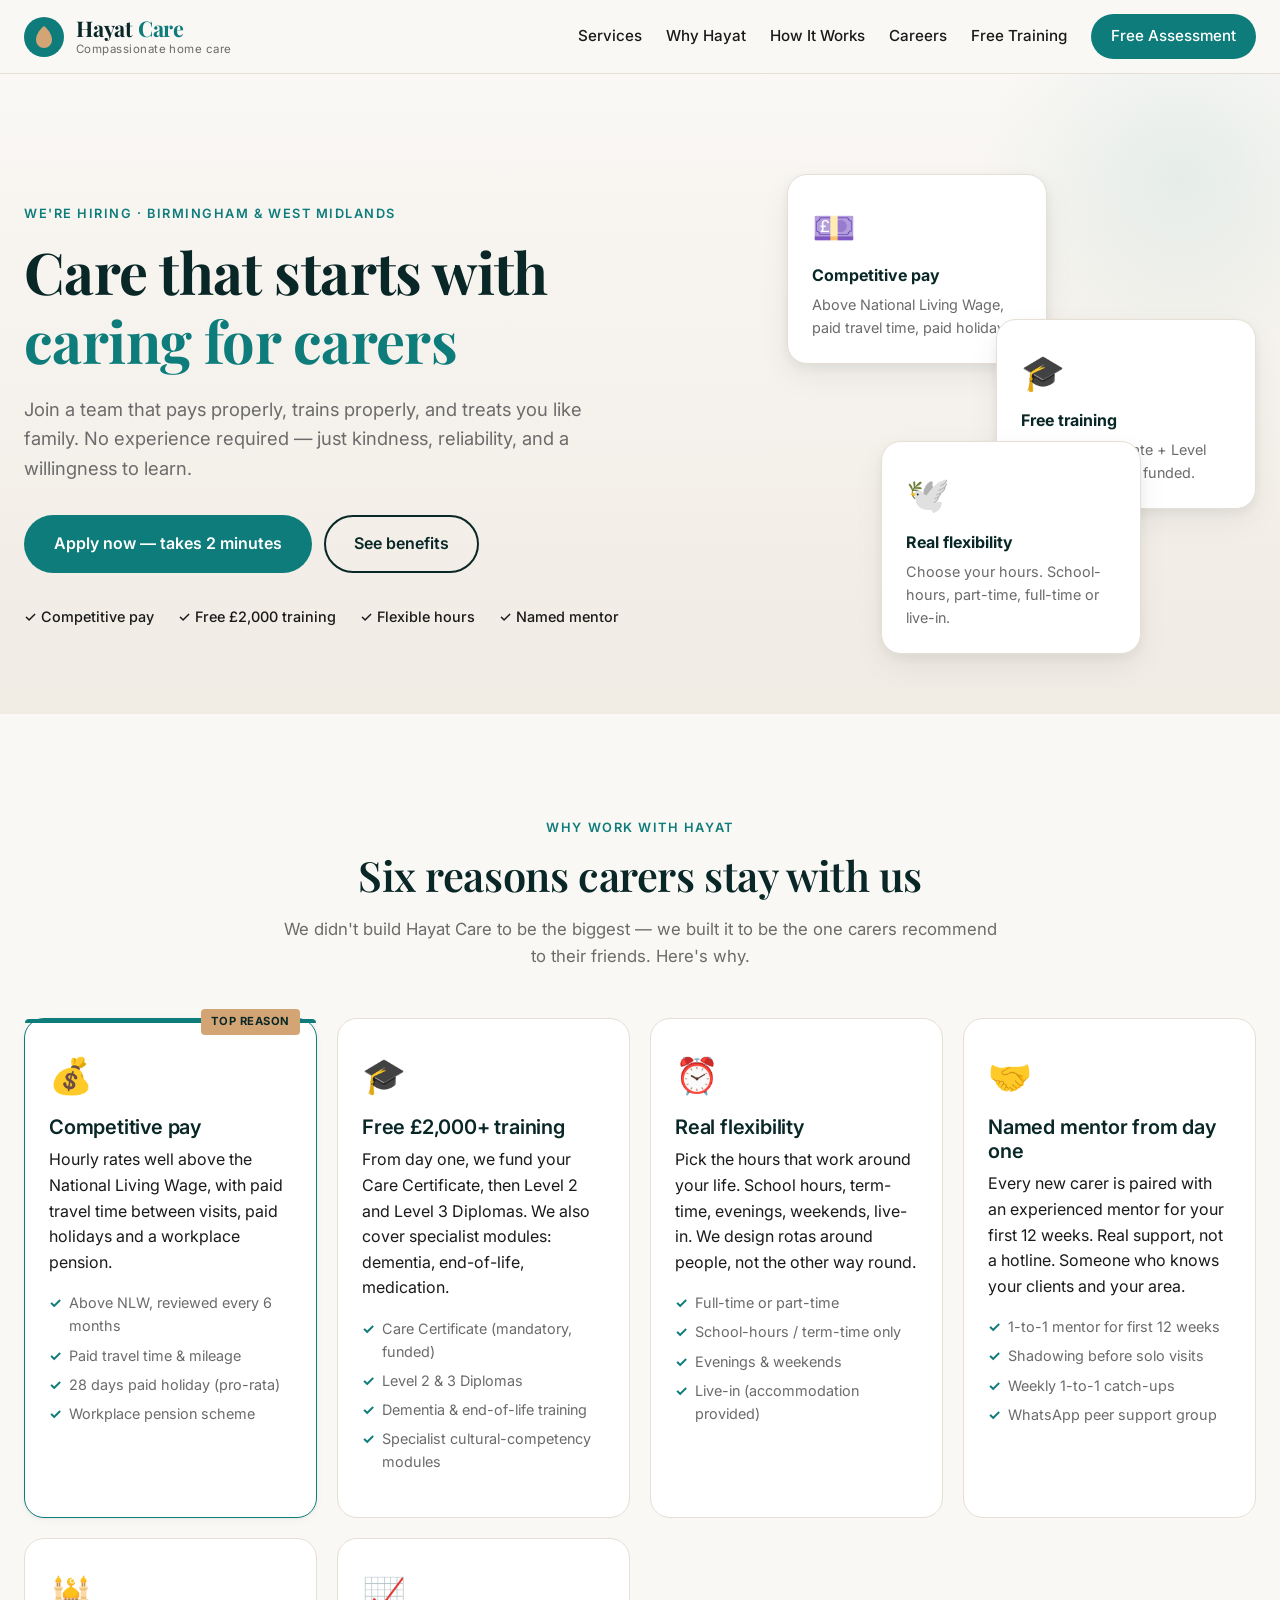
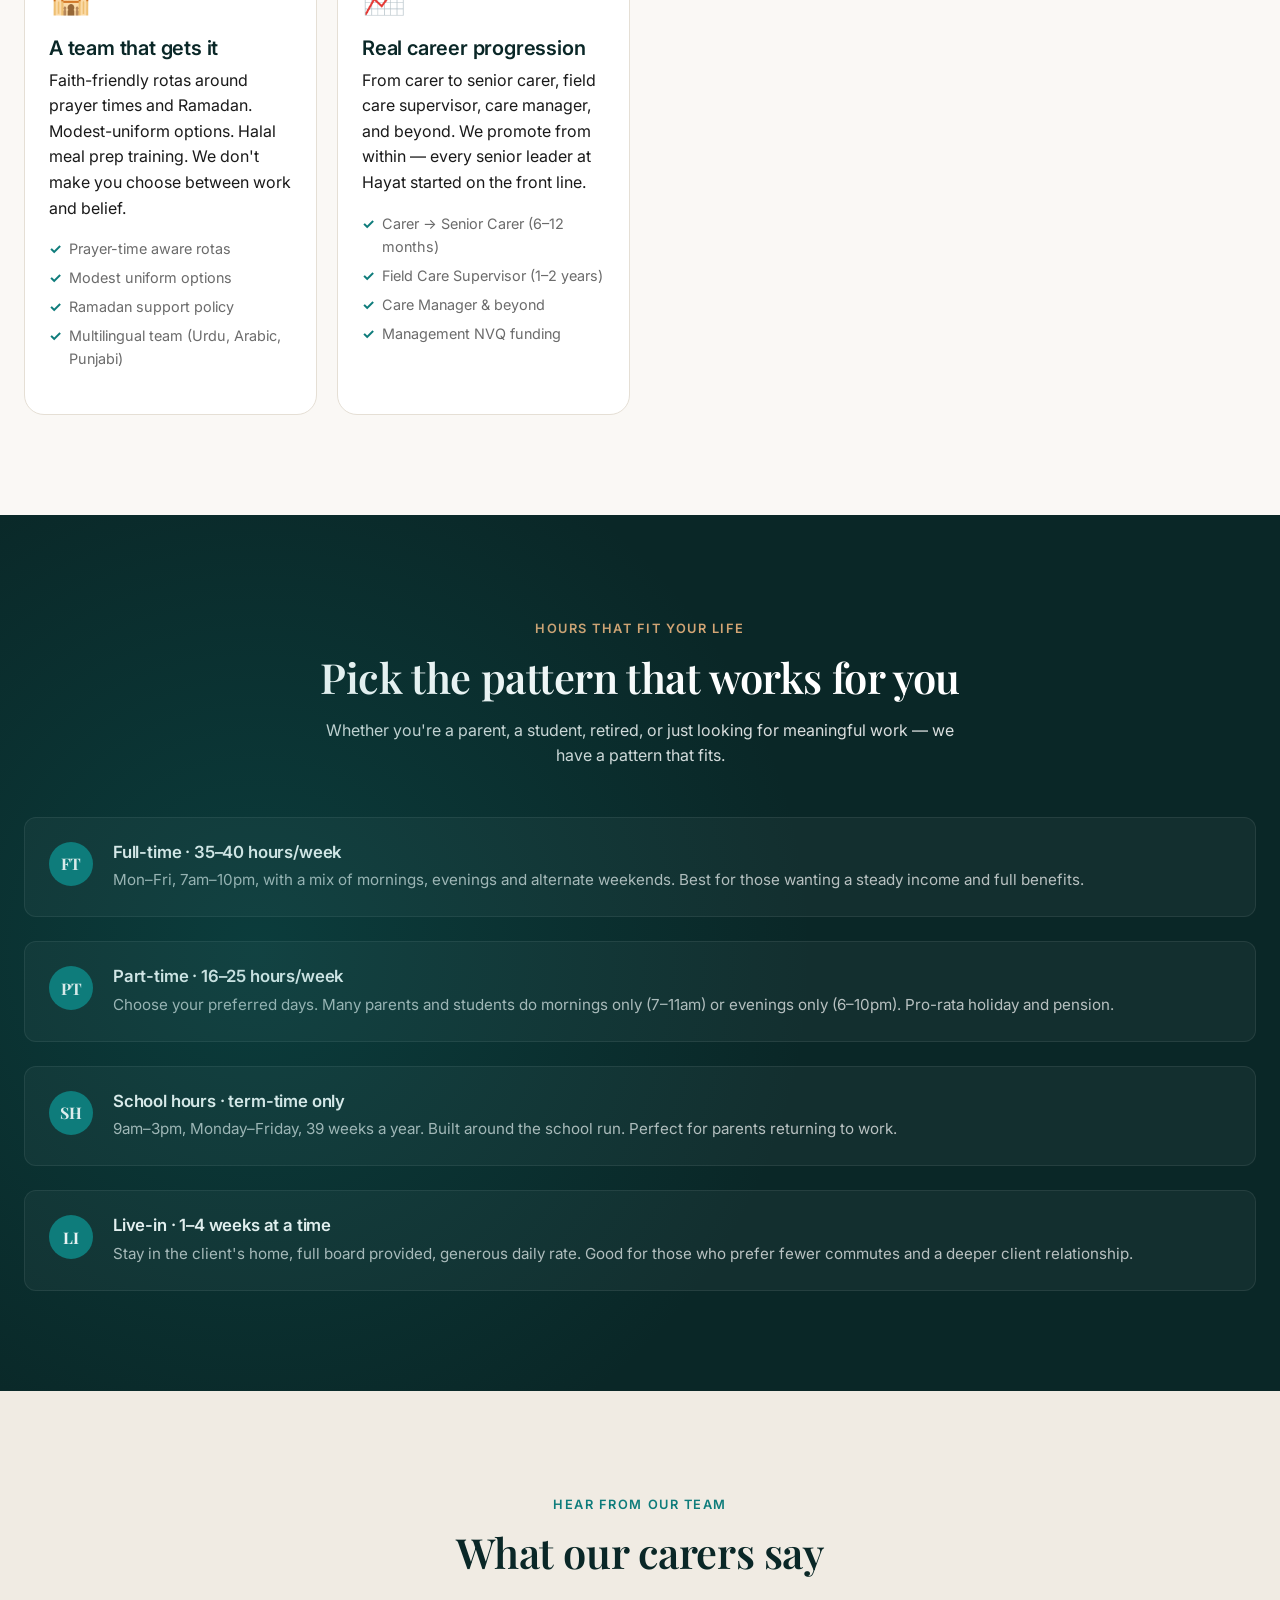
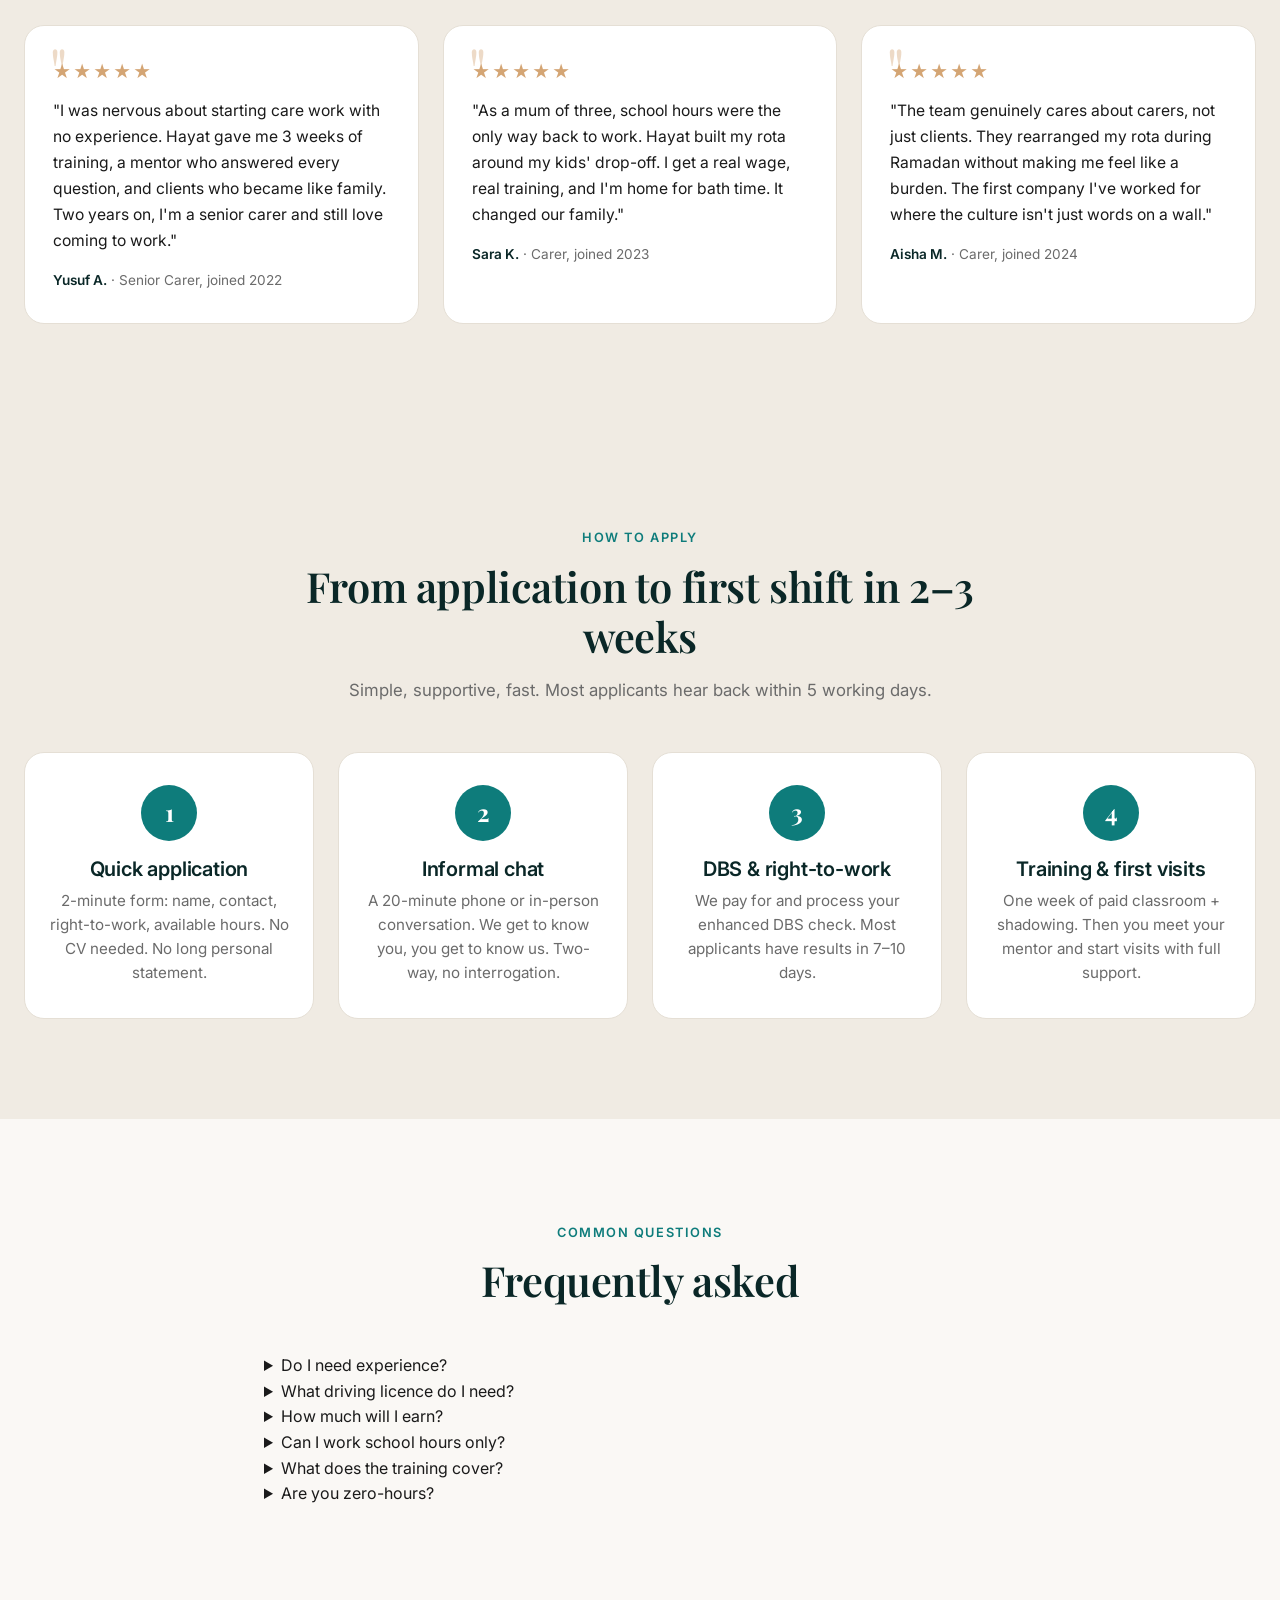
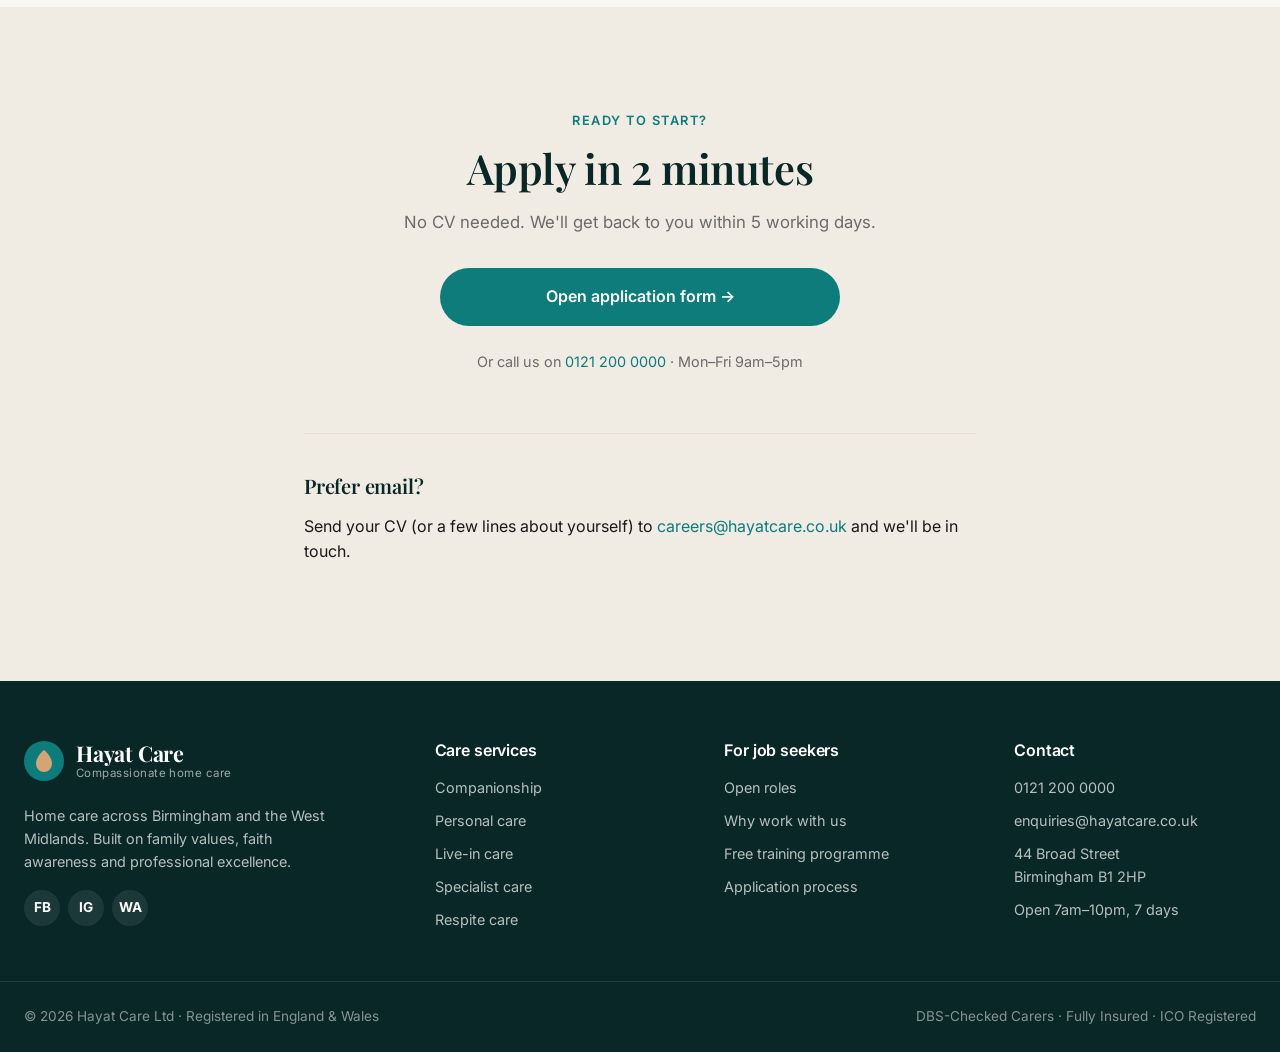
<file: join/index.html>
<!DOCTYPE html>
<html lang="en">
<head>
<meta charset="UTF-8" />
<meta name="viewport" content="width=device-width, initial-scale=1, viewport-fit=cover" />
<title>Hayat Care | Birmingham</title>
<meta name="robots" content="noindex, follow" />
<link rel="canonical" href="https://hayatcare.co.uk/careers/" />
<meta http-equiv="refresh" content="0; url=/careers/" />
<link rel="icon" type="image/svg+xml" href="/assets/favicon.svg" />
<style>
  body { font-family: -apple-system, sans-serif; display: flex; align-items: center; justify-content: center; min-height: 100vh; margin: 0; background: #FAF8F5; color: #0A2727; text-align: center; padding: 20px; }
  a { color: #0E7C7B; }
</style>
</head>
<body>
<p>Redirecting to <a href="/careers/">Careers at Hayat Care</a>…</p>
</body>
</html>
</file>
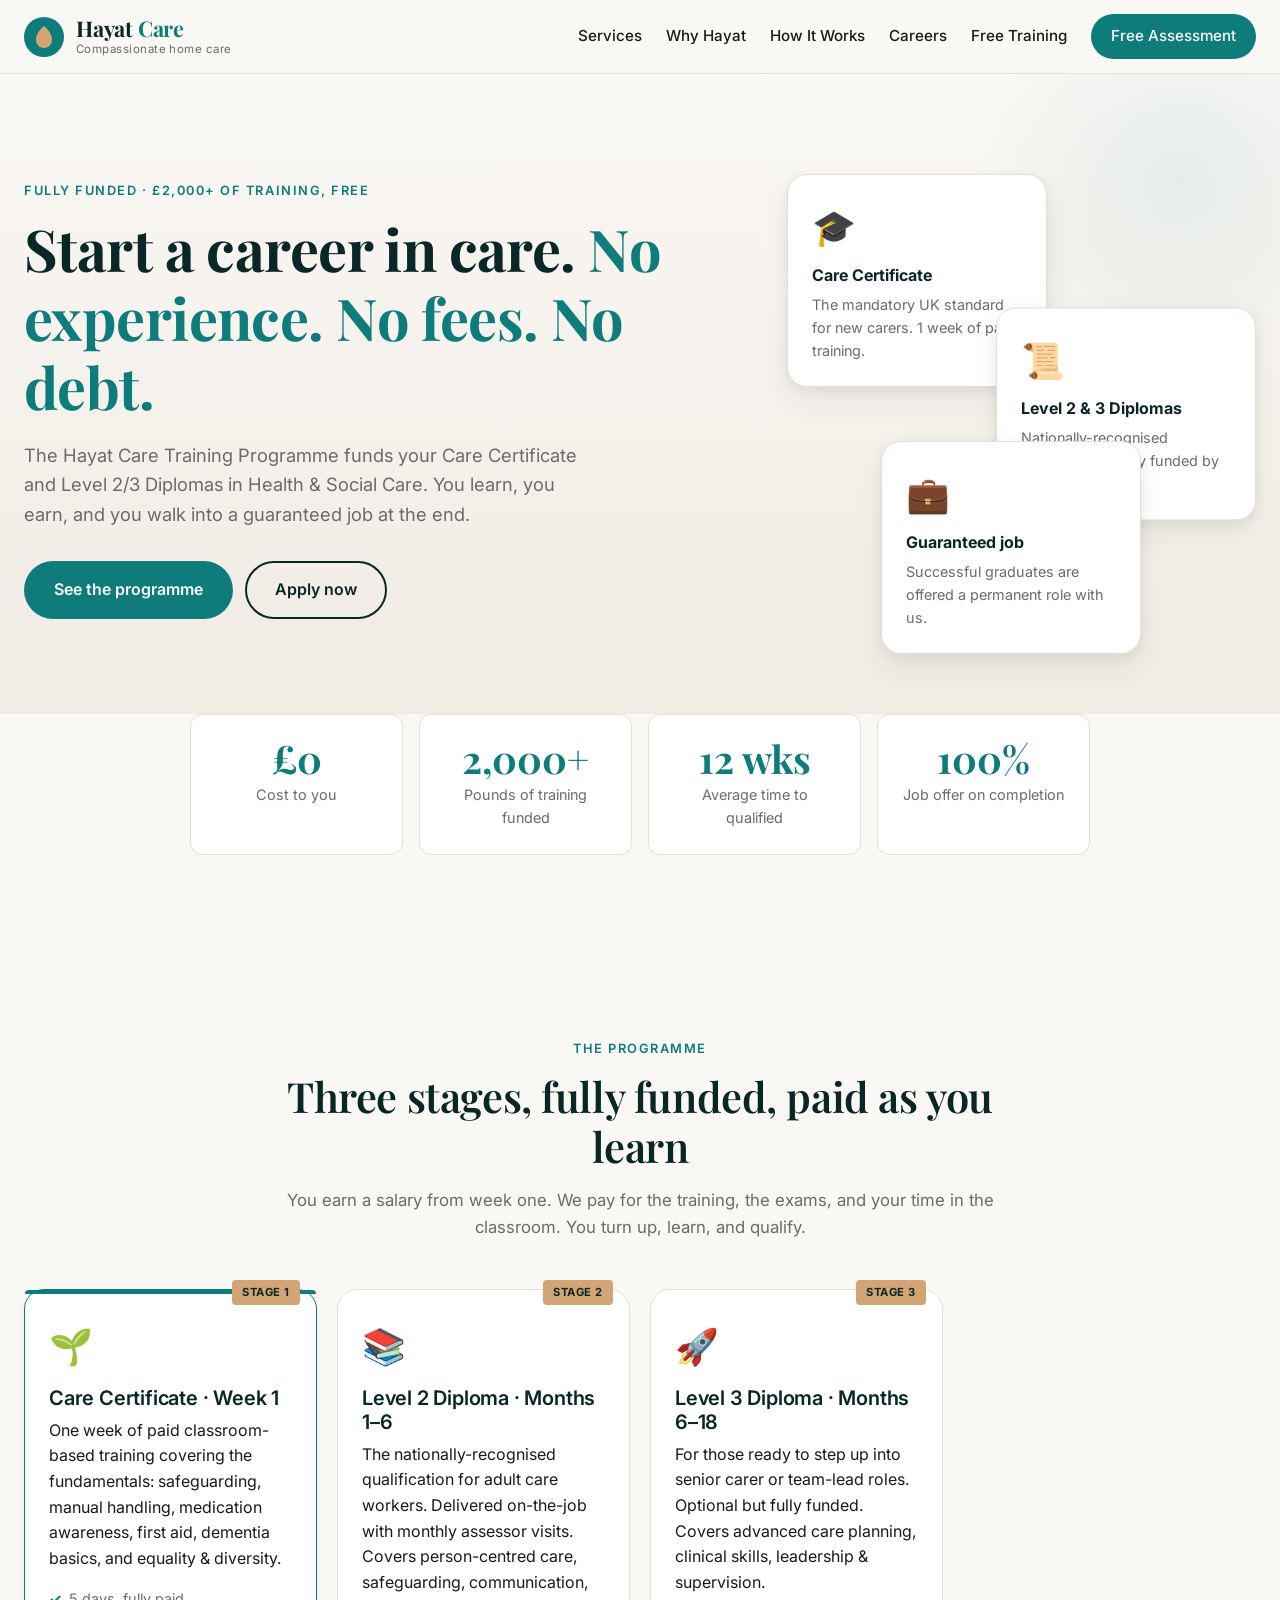
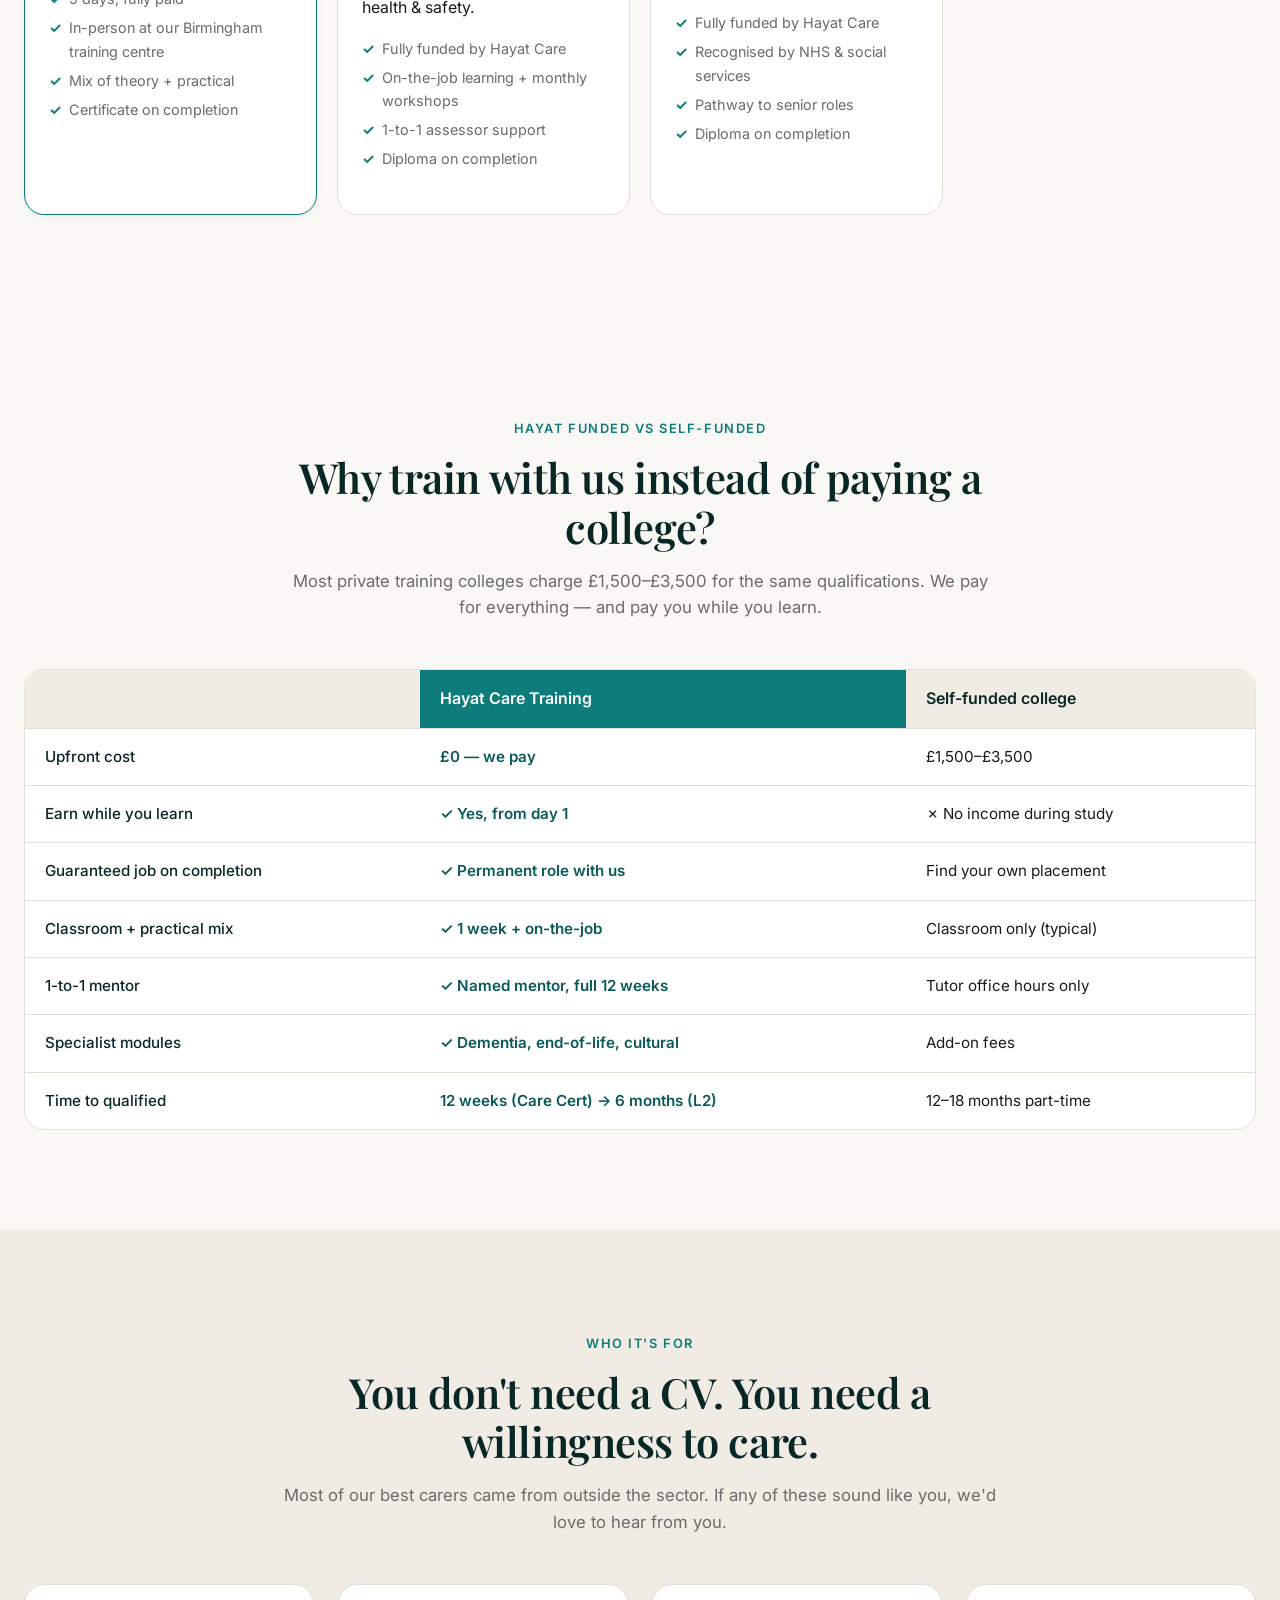
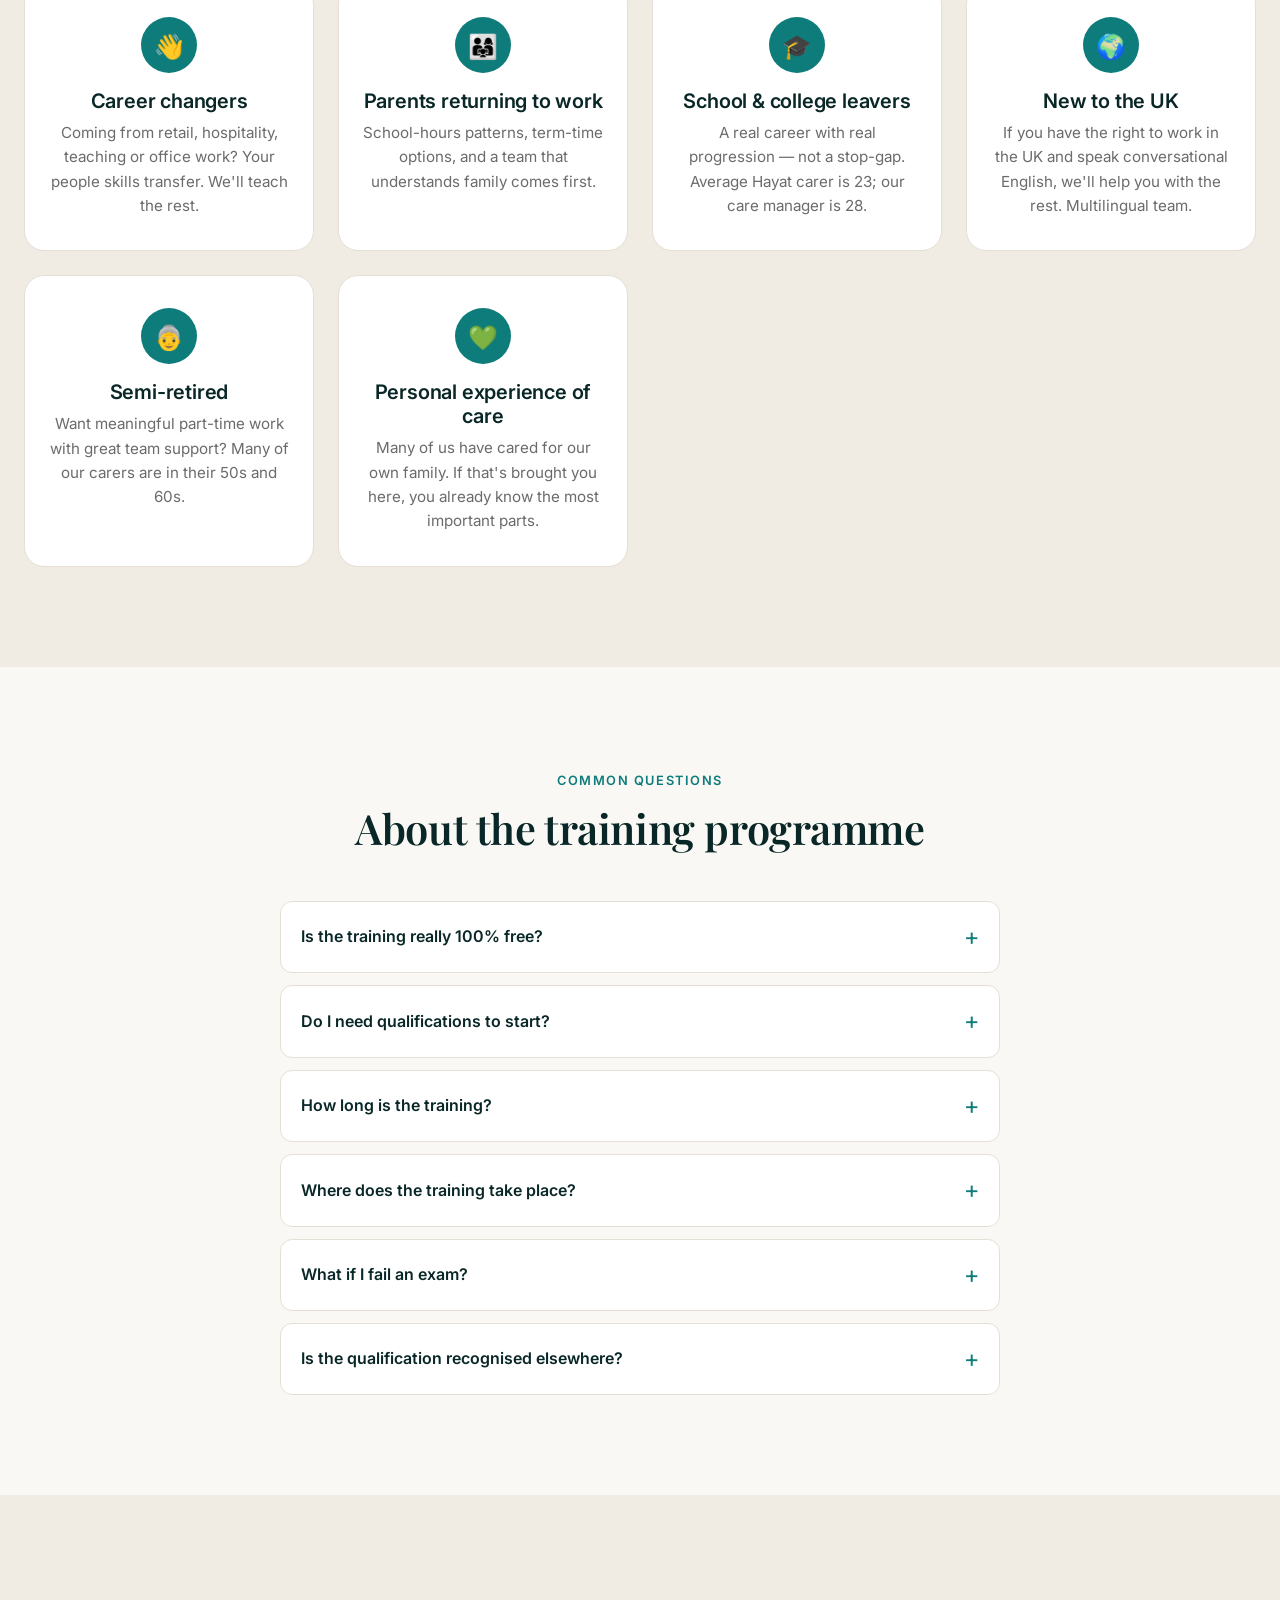
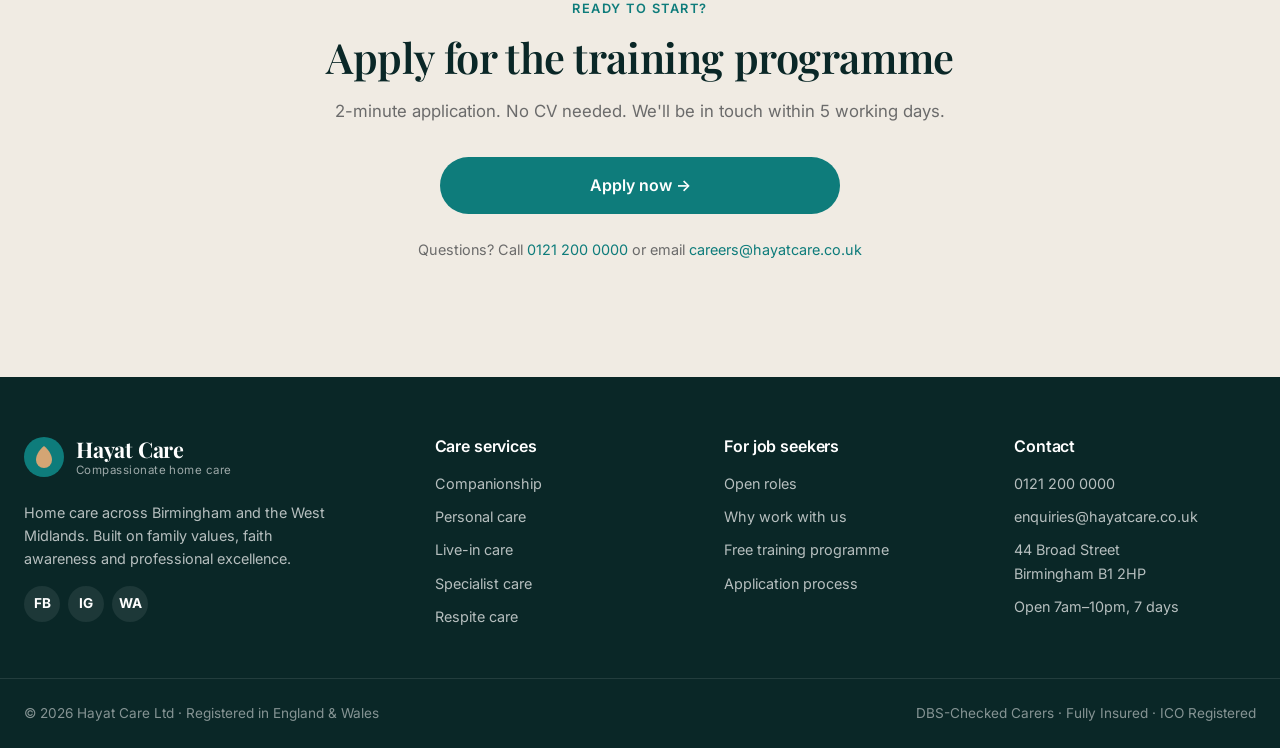
<file: training/index.html>
<!DOCTYPE html>
<html lang="en">
<head>
<meta charset="UTF-8" />
<meta name="viewport" content="width=device-width, initial-scale=1, viewport-fit=cover" />
<meta name="theme-color" content="#0E7C7B" />
<title>Free Care Training Birmingham | Hayat Care Training Programme</title>
<meta name="description" content="Fully-funded Care Certificate, Level 2 and Level 3 Diplomas in Health &amp; Social Care. Start your career in care with no experience — Hayat Care pays for everything." />
<link rel="canonical" href="https://hayatcare.co.uk/training/" />

<meta property="og:title" content="Free Care Training Birmingham | Hayat Care Training Programme" />
<meta property="og:description" content="Fully-funded Care Certificate + Level 2/3 Diplomas. No experience needed." />
<meta property="og:type" content="website" />
<meta property="og:url" content="https://hayatcare.co.uk/training/" />
<meta property="og:image" content="/training/og-image.svg" />
<meta name="twitter:card" content="summary_large_image" />
<meta name="twitter:image" content="/training/og-image.svg" />

<link rel="icon" type="image/svg+xml" href="/assets/favicon.svg" />
<link rel="preconnect" href="https://fonts.googleapis.com" />
<link rel="preconnect" href="https://fonts.gstatic.com" crossorigin />
<link href="https://fonts.googleapis.com/css2?family=Inter:wght@400;500;600;700;800&family=Playfair+Display:wght@500;600;700&display=swap" rel="stylesheet" />
<link rel="stylesheet" href="/assets/styles.css" />
<style>
  .faq { display: grid; gap: 12px; max-width: 720px; margin: 0 auto; }
  .faq details {
    background: var(--white);
    border: 1px solid var(--line);
    border-radius: 12px;
    padding: 16px 20px;
    transition: border-color .2s;
  }
  .faq details[open] { border-color: var(--teal); }
  .faq summary {
    font-weight: 600;
    color: var(--dark);
    cursor: pointer;
    list-style: none;
    display: flex;
    justify-content: space-between;
    align-items: center;
    gap: 12px;
  }
  .faq summary::-webkit-details-marker { display: none; }
  .faq summary::after {
    content: '+';
    font-size: 1.5rem;
    color: var(--teal);
    font-weight: 400;
    transition: transform .2s;
  }
  .faq details[open] summary::after { content: '−'; }
  .faq details p { margin-top: 12px; color: var(--muted); }
  .value-strip { display: grid; grid-template-columns: repeat(4, 1fr); gap: 16px; max-width: 900px; margin: 0 auto 60px; }
  @media (max-width: 640px) {
    .value-strip { grid-template-columns: repeat(2, 1fr); }
  }
  .vs-card { background: var(--white); padding: 24px; border-radius: 12px; text-align: center; border: 1px solid var(--line); }
  .vs-card .vs-num { font-family: 'Playfair Display', serif; font-size: 2.4rem; color: var(--teal); font-weight: 700; line-height: 1; }
  .vs-card .vs-label { color: var(--muted); font-size: .9rem; margin-top: 6px; }
</style>
</head>
<body>

<header class="site-header" id="siteHeader">
  <div class="container nav-row">
    <a href="/" class="brand" aria-label="Hayat Care home">
      <span class="brand-mark" aria-hidden="true">
        <svg viewBox="0 0 40 40" width="40" height="40" fill="none">
          <circle cx="20" cy="20" r="20" fill="#0E7C7B"/>
          <path d="M20 9 C 14 14, 12 19, 12 23 a 8 8 0 0 0 16 0 c 0 -4 -2 -9 -8 -14 z" fill="#D4A574"/>
        </svg>
      </span>
      <span class="brand-text">
        <span class="brand-name">Hayat <span class="brand-name-accent">Care</span></span>
        <span class="brand-tagline">Compassionate home care</span>
      </span>
    </a>
    <nav class="nav-links" aria-label="Primary">
      <a href="/#services">Services</a>
      <a href="/#why">Why Hayat</a>
      <a href="/#how">How It Works</a>
      <a href="/careers/">Careers</a>
      <a href="/training/" class="nav-active">Free Training</a>
      <a href="/#contact" class="nav-cta">Free Assessment</a>
    </nav>
    <button class="nav-toggle" id="navToggle" aria-label="Open menu" aria-expanded="false" aria-controls="mobileMenu">
      <span></span><span></span><span></span>
    </button>
  </div>
  <div class="mobile-menu" id="mobileMenu" hidden>
    <a href="/#services">Services</a>
    <a href="/#why">Why Hayat</a>
    <a href="/#how">How It Works</a>
    <a href="/careers/">Careers</a>
    <a href="/training/">Free Training</a>
    <a href="/#contact">Contact</a>
    <a href="/#contact" class="nav-cta-mobile">Free Assessment</a>
    <a href="/careers/" class="nav-recruit-mobile">Join Our Team</a>
  </div>
</header>

<!-- HERO -->
<section class="hero" style="padding-bottom: 60px;">
  <div class="container hero-grid">
    <div class="hero-text">
      <span class="eyebrow">Fully funded · £2,000+ of training, free</span>
      <h1>Start a career in care. <span class="hl">No experience. No fees. No debt.</span></h1>
      <p class="hero-sub">The Hayat Care Training Programme funds your Care Certificate and Level 2/3 Diplomas in Health &amp; Social Care. You learn, you earn, and you walk into a guaranteed job at the end.</p>
      <div class="hero-ctas">
        <a href="#programme" class="btn btn-primary">See the programme</a>
        <a href="/careers/#apply" class="btn btn-ghost">Apply now</a>
      </div>
    </div>
    <div class="hero-art" aria-hidden="true">
      <div class="hero-card hero-card-1">
        <div class="hc-icon">🎓</div>
        <div class="hc-title">Care Certificate</div>
        <div class="hc-body">The mandatory UK standard for new carers. 1 week of paid training.</div>
      </div>
      <div class="hero-card hero-card-2">
        <div class="hc-icon">📜</div>
        <div class="hc-title">Level 2 &amp; 3 Diplomas</div>
        <div class="hc-body">Nationally-recognised qualifications, fully funded by Hayat Care.</div>
      </div>
      <div class="hero-card hero-card-3">
        <div class="hc-icon">💼</div>
        <div class="hc-title">Guaranteed job</div>
        <div class="hc-body">Successful graduates are offered a permanent role with us.</div>
      </div>
    </div>
  </div>
</section>

<!-- VALUE STRIP -->
<section style="padding: 0 0 20px;">
  <div class="container">
    <div class="value-strip">
      <div class="vs-card">
        <div class="vs-num">£0</div>
        <div class="vs-label">Cost to you</div>
      </div>
      <div class="vs-card">
        <div class="vs-num">2,000+</div>
        <div class="vs-label">Pounds of training funded</div>
      </div>
      <div class="vs-card">
        <div class="vs-num">12 wks</div>
        <div class="vs-label">Average time to qualified</div>
      </div>
      <div class="vs-card">
        <div class="vs-num">100%</div>
        <div class="vs-label">Job offer on completion</div>
      </div>
    </div>
  </div>
</section>

<!-- PROGRAMME -->
<section class="services" id="programme">
  <div class="container">
    <div class="section-head">
      <span class="eyebrow">The programme</span>
      <h2>Three stages, fully funded, paid as you learn</h2>
      <p class="section-sub">You earn a salary from week one. We pay for the training, the exams, and your time in the classroom. You turn up, learn, and qualify.</p>
    </div>
    <div class="service-grid">
      <article class="service-card featured">
        <div class="sc-badge">Stage 1</div>
        <div class="sc-icon">🌱</div>
        <h3>Care Certificate · Week 1</h3>
        <p>One week of paid classroom-based training covering the fundamentals: safeguarding, manual handling, medication awareness, first aid, dementia basics, and equality &amp; diversity.</p>
        <ul class="sc-list">
          <li>5 days, fully paid</li>
          <li>In-person at our Birmingham training centre</li>
          <li>Mix of theory + practical</li>
          <li>Certificate on completion</li>
        </ul>
      </article>

      <article class="service-card">
        <div class="sc-badge">Stage 2</div>
        <div class="sc-icon">📚</div>
        <h3>Level 2 Diploma · Months 1–6</h3>
        <p>The nationally-recognised qualification for adult care workers. Delivered on-the-job with monthly assessor visits. Covers person-centred care, safeguarding, communication, health &amp; safety.</p>
        <ul class="sc-list">
          <li>Fully funded by Hayat Care</li>
          <li>On-the-job learning + monthly workshops</li>
          <li>1-to-1 assessor support</li>
          <li>Diploma on completion</li>
        </ul>
      </article>

      <article class="service-card">
        <div class="sc-badge">Stage 3</div>
        <div class="sc-icon">🚀</div>
        <h3>Level 3 Diploma · Months 6–18</h3>
        <p>For those ready to step up into senior carer or team-lead roles. Optional but fully funded. Covers advanced care planning, clinical skills, leadership &amp; supervision.</p>
        <ul class="sc-list">
          <li>Fully funded by Hayat Care</li>
          <li>Recognised by NHS &amp; social services</li>
          <li>Pathway to senior roles</li>
          <li>Diploma on completion</li>
        </ul>
      </article>
    </div>
  </div>
</section>

<!-- COMPARISON TABLE -->
<section class="compare" id="comparison">
  <div class="container">
    <div class="section-head">
      <span class="eyebrow">Hayat funded vs self-funded</span>
      <h2>Why train with us instead of paying a college?</h2>
      <p class="section-sub">Most private training colleges charge £1,500–£3,500 for the same qualifications. We pay for everything — and pay you while you learn.</p>
    </div>
    <div class="compare-table-wrap">
      <table class="compare-table">
        <thead>
          <tr><th></th><th class="th-us">Hayat Care Training</th><th>Self-funded college</th></tr>
        </thead>
        <tbody>
          <tr><td>Upfront cost</td><td class="td-us">£0 — we pay</td><td>£1,500–£3,500</td></tr>
          <tr><td>Earn while you learn</td><td class="td-us">✓ Yes, from day 1</td><td>✗ No income during study</td></tr>
          <tr><td>Guaranteed job on completion</td><td class="td-us">✓ Permanent role with us</td><td>Find your own placement</td></tr>
          <tr><td>Classroom + practical mix</td><td class="td-us">✓ 1 week + on-the-job</td><td>Classroom only (typical)</td></tr>
          <tr><td>1-to-1 mentor</td><td class="td-us">✓ Named mentor, full 12 weeks</td><td>Tutor office hours only</td></tr>
          <tr><td>Specialist modules</td><td class="td-us">✓ Dementia, end-of-life, cultural</td><td>Add-on fees</td></tr>
          <tr><td>Time to qualified</td><td class="td-us">12 weeks (Care Cert) → 6 months (L2)</td><td>12–18 months part-time</td></tr>
        </tbody>
      </table>
    </div>
  </div>
</section>

<!-- WHO IT'S FOR -->
<section class="how" id="who">
  <div class="container">
    <div class="section-head">
      <span class="eyebrow">Who it's for</span>
      <h2>You don't need a CV. You need a willingness to care.</h2>
      <p class="section-sub">Most of our best carers came from outside the sector. If any of these sound like you, we'd love to hear from you.</p>
    </div>
    <ol class="steps">
      <li>
        <div class="step-num">👋</div>
        <h3>Career changers</h3>
        <p>Coming from retail, hospitality, teaching or office work? Your people skills transfer. We'll teach the rest.</p>
      </li>
      <li>
        <div class="step-num">👨‍👩‍👧</div>
        <h3>Parents returning to work</h3>
        <p>School-hours patterns, term-time options, and a team that understands family comes first.</p>
      </li>
      <li>
        <div class="step-num">🎓</div>
        <h3>School &amp; college leavers</h3>
        <p>A real career with real progression — not a stop-gap. Average Hayat carer is 23; our care manager is 28.</p>
      </li>
      <li>
        <div class="step-num">🌍</div>
        <h3>New to the UK</h3>
        <p>If you have the right to work in the UK and speak conversational English, we'll help you with the rest. Multilingual team.</p>
      </li>
      <li>
        <div class="step-num">👵</div>
        <h3>Semi-retired</h3>
        <p>Want meaningful part-time work with great team support? Many of our carers are in their 50s and 60s.</p>
      </li>
      <li>
        <div class="step-num">💚</div>
        <h3>Personal experience of care</h3>
        <p>Many of us have cared for our own family. If that's brought you here, you already know the most important parts.</p>
      </li>
    </ol>
  </div>
</section>

<!-- FAQ -->
<section class="compare">
  <div class="container">
    <div class="section-head">
      <span class="eyebrow">Common questions</span>
      <h2>About the training programme</h2>
    </div>
    <div class="faq">
      <details>
        <summary>Is the training really 100% free?</summary>
        <p>Yes. Hayat Care funds the full cost of the Care Certificate, Level 2 Diploma, and (if you choose to progress) the Level 3 Diploma. There are no fees, no loans, no hidden costs. We also pay your salary while you're in training — even the classroom week.</p>
      </details>
      <details>
        <summary>Do I need qualifications to start?</summary>
        <p>No formal qualifications are required. You need the right to work in the UK, conversational English, and a DBS check (which we pay for and process). If you can read this page, you can start.</p>
      </details>
      <details>
        <summary>How long is the training?</summary>
        <p>The Care Certificate takes 1 week of paid classroom time. The Level 2 Diploma typically takes 6 months part-time alongside your normal shifts. The Level 3 Diploma is another 6–12 months. You can stop at any stage — you don't have to do all three.</p>
      </details>
      <details>
        <summary>Where does the training take place?</summary>
        <p>The Care Certificate is delivered at our Birmingham training centre. Diplomas are a mix of monthly in-person workshops and on-the-job learning with assessor visits. We cluster training days to minimise disruption to your rota.</p>
      </details>
      <details>
        <summary>What if I fail an exam?</summary>
        <p>You can resit — no penalty, no judgement. Our pass rate is 96% on first attempt, and 100% by second attempt. If you struggle, your mentor and assessor will give you extra support before any resit.</p>
      </details>
      <details>
        <summary>Is the qualification recognised elsewhere?</summary>
        <p>Yes. The Care Certificate is the UK-wide mandatory standard. Level 2 and Level 3 Diplomas in Health &amp; Social Care are recognised by the NHS, social services, and care providers across the country — so your qualification travels with you.</p>
      </details>
    </div>
  </div>
</section>

<!-- APPLY CTA -->
<section class="contact" id="apply">
  <div class="container" style="max-width: 720px; text-align: center;">
    <span class="eyebrow">Ready to start?</span>
    <h2>Apply for the training programme</h2>
    <p style="color: var(--muted); font-size: 1.05rem; margin-bottom: 32px;">2-minute application. No CV needed. We'll be in touch within 5 working days.</p>

    <a href="/careers/#apply" class="btn btn-primary btn-block" style="max-width: 400px; margin: 0 auto;">Apply now →</a>
    <p style="margin-top: 24px; color: var(--muted); font-size: .9rem;">Questions? Call <a href="tel:+441212000000">0121 200 0000</a> or email <a href="mailto:careers@hayatcare.co.uk">careers@hayatcare.co.uk</a></p>
  </div>
</section>

<footer class="site-footer">
  <div class="container footer-grid">
    <div class="foot-brand">
      <div class="brand">
        <span class="brand-mark" aria-hidden="true">
          <svg viewBox="0 0 40 40" width="40" height="40" fill="none">
            <circle cx="20" cy="20" r="20" fill="#0E7C7B"/>
            <path d="M20 9 C 14 14, 12 19, 12 23 a 8 8 0 0 0 16 0 c 0 -4 -2 -9 -8 -14 z" fill="#D4A574"/>
          </svg>
        </span>
        <span class="brand-text">
          <span class="brand-name">Hayat <span class="brand-name-accent">Care</span></span>
          <span class="brand-tagline">Compassionate home care</span>
        </span>
      </div>
      <p class="foot-blurb">Home care across Birmingham and the West Midlands. Built on family values, faith awareness and professional excellence.</p>
      <div class="foot-social">
        <a href="https://facebook.com/hayatcare" aria-label="Facebook">FB</a>
        <a href="https://instagram.com/hayatcare" aria-label="Instagram">IG</a>
        <a href="https://wa.me/441212000000" aria-label="WhatsApp">WA</a>
      </div>
    </div>

    <div class="foot-col">
      <h4>Care services</h4>
      <a href="/#services">Companionship</a>
      <a href="/#services">Personal care</a>
      <a href="/#services">Live-in care</a>
      <a href="/#services">Specialist care</a>
      <a href="/#services">Respite care</a>
    </div>

    <div class="foot-col">
      <h4>For job seekers</h4>
      <a href="/careers/">Open roles</a>
      <a href="/careers/#benefits">Why work with us</a>
      <a href="/training/">Free training programme</a>
      <a href="/careers/#process">Application process</a>
    </div>

    <div class="foot-col">
      <h4>Contact</h4>
      <a href="tel:+441212000000">0121 200 0000</a>
      <a href="mailto:enquiries@hayatcare.co.uk">enquiries@hayatcare.co.uk</a>
      <span>44 Broad Street<br>Birmingham B1 2HP</span>
      <span>Open 7am–10pm, 7 days</span>
    </div>
  </div>

  <div class="container foot-bottom">
    <span>© <span id="year"></span> Hayat Care Ltd · Registered in England &amp; Wales</span>
    <span>DBS-Checked Carers · Fully Insured · ICO Registered</span>
  </div>
</footer>

<script src="/assets/site.js"></script>
</body>
</html>
</file>
<file: assets/styles.css>
/* ============================================
   HAYAT CARE — STYLES
   Brand: teal #0E7C7B / gold #D4A574 / dark #0A2727
   ============================================ */

:root {
  --teal: #0E7C7B;
  --teal-dark: #0A5A59;
  --teal-light: #14A3A2;
  --gold: #D4A574;
  --gold-dark: #B8895A;
  --dark: #0A2727;
  --ink: #1a1a1a;
  --muted: #6b6b6b;
  --bg: #FAF8F5;
  --bg-alt: #F0EBE3;
  --line: #E5DFD5;
  --white: #ffffff;
  --radius: 12px;
  --radius-lg: 20px;
  --shadow-sm: 0 1px 2px rgba(10,39,39,.05), 0 2px 8px rgba(10,39,39,.04);
  --shadow-md: 0 4px 12px rgba(10,39,39,.06), 0 12px 32px rgba(10,39,39,.06);
  --shadow-lg: 0 12px 32px rgba(10,39,39,.10), 0 24px 64px rgba(10,39,39,.10);
  --container: 1280px;
  --gutter: 24px;
}

* { box-sizing: border-box; margin: 0; padding: 0; }

html { scroll-behavior: smooth; -webkit-text-size-adjust: 100%; }

body {
  font-family: 'Inter', -apple-system, BlinkMacSystemFont, 'Segoe UI', sans-serif;
  font-size: 16px;
  line-height: 1.6;
  color: var(--ink);
  background: var(--bg);
  -webkit-font-smoothing: antialiased;
  -moz-osx-font-smoothing: grayscale;
  overflow-x: hidden;
}

img, svg { max-width: 100%; display: block; }
a { color: var(--teal); text-decoration: none; transition: color .15s; }
a:hover { color: var(--teal-dark); }
em { font-style: italic; }
strong { font-weight: 600; }
button { font-family: inherit; cursor: pointer; border: none; background: none; }

.container {
  max-width: var(--container);
  margin: 0 auto;
  padding: 0 var(--gutter);
}

/* ========== TYPOGRAPHY ========== */
h1, h2, h3, h4 {
  font-family: 'Playfair Display', Georgia, serif;
  font-weight: 600;
  line-height: 1.2;
  color: var(--dark);
  letter-spacing: -0.01em;
}

h1 { font-size: clamp(2.2rem, 5vw, 3.6rem); font-weight: 700; }
h2 { font-size: clamp(1.8rem, 3.5vw, 2.6rem); margin-bottom: 1rem; }
h3 { font-size: 1.25rem; font-weight: 600; margin-bottom: .5rem; font-family: 'Inter', sans-serif; }
h4 { font-size: 1.05rem; font-weight: 600; margin-bottom: .35rem; font-family: 'Inter', sans-serif; }

p { margin-bottom: 1rem; }
.hl { color: var(--teal); }
.hl-gold { color: var(--gold); }

.eyebrow {
  display: inline-block;
  font-size: .8rem;
  font-weight: 600;
  text-transform: uppercase;
  letter-spacing: .12em;
  color: var(--teal);
  margin-bottom: .75rem;
}
.eyebrow-light { color: var(--gold); }

.section-head {
  text-align: center;
  max-width: 720px;
  margin: 0 auto 3rem;
}
.section-head .section-sub { color: var(--muted); font-size: 1.05rem; margin-top: .5rem; }

.h2-light { color: var(--white); }
.p-light { color: rgba(255,255,255,.85); }

/* ========== BUTTONS ========== */
.btn {
  display: inline-flex;
  align-items: center;
  justify-content: center;
  gap: .5rem;
  padding: 14px 28px;
  font-weight: 600;
  font-size: 1rem;
  border-radius: 999px;
  transition: transform .15s, box-shadow .15s, background .15s, color .15s;
  white-space: nowrap;
  cursor: pointer;
  border: 2px solid transparent;
}
.btn:hover { transform: translateY(-1px); }
.btn:active { transform: translateY(0); }
.btn-primary { background: var(--teal); color: var(--white); }
.btn-primary:hover { background: var(--teal-dark); color: var(--white); box-shadow: 0 8px 20px rgba(14,124,123,.3); }
.btn-ghost { background: transparent; color: var(--dark); border-color: var(--dark); }
.btn-ghost:hover { background: var(--dark); color: var(--white); }
.btn-ghost-light { background: transparent; color: var(--white); border-color: rgba(255,255,255,.4); }
.btn-ghost-light:hover { background: var(--white); color: var(--dark); border-color: var(--white); }
.btn-gold { background: var(--gold); color: var(--dark); }
.btn-gold:hover { background: var(--gold-dark); color: var(--dark); box-shadow: 0 8px 20px rgba(212,165,116,.4); }
.btn-block { width: 100%; }

/* ========== NAV ========== */
.site-header {
  position: sticky;
  top: 0;
  background: rgba(250, 248, 245, 0.95);
  backdrop-filter: saturate(180%) blur(12px);
  -webkit-backdrop-filter: saturate(180%) blur(12px);
  z-index: 100;
  border-bottom: 1px solid var(--line);
}
.nav-row {
  display: flex;
  align-items: center;
  gap: 24px;
  min-height: 73px;
  padding: 12px var(--gutter);
}
.brand {
  display: inline-flex;
  align-items: center;
  gap: 12px;
  white-space: nowrap;
}
.brand-mark { display: inline-flex; flex-shrink: 0; }
.brand-text { display: flex; flex-direction: column; line-height: 1.1; }
.brand-name {
  font-family: 'Playfair Display', serif;
  font-weight: 700;
  font-size: 1.35rem;
  color: var(--dark);
  letter-spacing: -0.01em;
}
.brand-name-accent { color: var(--teal); }
.brand-tagline {
  font-size: .72rem;
  color: var(--muted);
  letter-spacing: .04em;
  margin-top: 2px;
}
.nav-links {
  margin-left: auto;
  display: flex;
  align-items: center;
  gap: 24px;
  white-space: nowrap;
}
.nav-links a {
  color: var(--ink);
  font-weight: 500;
  font-size: .95rem;
  transition: color .15s;
}
.nav-links a:hover { color: var(--teal); }
.nav-cta {
  background: var(--teal);
  color: var(--white) !important;
  padding: 10px 20px;
  border-radius: 999px;
  font-weight: 600;
}
.nav-cta:hover { background: var(--teal-dark); color: var(--white) !important; }
.nav-toggle {
  display: none;
  flex-direction: column;
  gap: 4px;
  padding: 8px;
  margin-left: auto;
}
.nav-toggle span {
  width: 24px;
  height: 2px;
  background: var(--dark);
  border-radius: 2px;
  transition: transform .2s, opacity .2s;
}
.nav-toggle[aria-expanded="true"] span:nth-child(1) { transform: translateY(6px) rotate(45deg); }
.nav-toggle[aria-expanded="true"] span:nth-child(2) { opacity: 0; }
.nav-toggle[aria-expanded="true"] span:nth-child(3) { transform: translateY(-6px) rotate(-45deg); }

.mobile-menu {
  display: none;
  flex-direction: column;
  padding: 16px var(--gutter) 24px;
  gap: 4px;
  border-top: 1px solid var(--line);
  background: var(--white);
}
.mobile-menu a {
  padding: 12px 0;
  color: var(--ink);
  font-weight: 500;
  border-bottom: 1px solid var(--line);
}
.mobile-menu a:last-child { border-bottom: none; }
.nav-cta-mobile {
  background: var(--teal) !important;
  color: var(--white) !important;
  border-radius: 999px !important;
  text-align: center;
  margin-top: 8px;
  padding: 14px 0 !important;
  border-bottom: none !important;
}
.nav-recruit-mobile {
  background: var(--gold) !important;
  color: var(--dark) !important;
  border-radius: 999px !important;
  text-align: center;
  padding: 14px 0 !important;
  border-bottom: none !important;
}

/* ========== HERO ========== */
.hero {
  padding: clamp(60px, 8vw, 100px) 0 clamp(40px, 6vw, 80px);
  background: linear-gradient(180deg, var(--bg) 0%, var(--bg-alt) 100%);
  position: relative;
  overflow: hidden;
}
.hero::before {
  content: '';
  position: absolute;
  top: -100px;
  right: -100px;
  width: 400px;
  height: 400px;
  background: radial-gradient(circle, rgba(14,124,123,.08) 0%, transparent 70%);
  pointer-events: none;
}
.hero-grid {
  display: grid;
  grid-template-columns: 1.2fr .8fr;
  gap: 60px;
  align-items: center;
}
.hero-text h1 { margin-bottom: 1.25rem; }
.hero-sub { font-size: 1.15rem; color: var(--muted); margin-bottom: 2rem; max-width: 560px; }
.hero-ctas { display: flex; gap: 12px; flex-wrap: wrap; margin-bottom: 2rem; }
.hero-trust {
  list-style: none;
  display: flex;
  gap: 24px;
  flex-wrap: wrap;
  font-size: .9rem;
  color: var(--ink);
  font-weight: 500;
}
.hero-trust li { display: flex; align-items: center; gap: 4px; }

.hero-art {
  position: relative;
  min-height: 480px;
}
.hero-card {
  position: absolute;
  background: var(--white);
  border-radius: var(--radius-lg);
  padding: 24px;
  box-shadow: var(--shadow-md);
  border: 1px solid var(--line);
  max-width: 260px;
  animation: floatCard 6s ease-in-out infinite;
}
@keyframes floatCard { 0%, 100% { transform: translateY(0); } 50% { transform: translateY(-8px); } }
.hero-card-1 { top: 0; left: 0; animation-delay: 0s; }
.hero-card-2 { top: 50%; right: 0; transform: translateY(-50%); animation-delay: 2s; }
.hero-card-3 { bottom: 0; left: 20%; animation-delay: 4s; }
.hc-icon { font-size: 2.2rem; margin-bottom: 8px; }
.hc-title { font-weight: 700; color: var(--dark); margin-bottom: 4px; }
.hc-body { font-size: .9rem; color: var(--muted); }

/* ========== HIRING BANNER ========== */
.hiring-banner {
  background: var(--dark);
  padding: 36px 0;
  position: relative;
  overflow: hidden;
}
.hiring-banner::before {
  content: '';
  position: absolute;
  top: 0; left: 0; right: 0; height: 3px;
  background: linear-gradient(90deg, var(--gold) 0%, var(--teal-light) 50%, var(--gold) 100%);
}
.hb-row {
  display: flex;
  align-items: center;
  justify-content: space-between;
  gap: 32px;
  flex-wrap: wrap;
}
.hb-tag {
  display: inline-block;
  background: var(--gold);
  color: var(--dark);
  font-size: .75rem;
  font-weight: 700;
  text-transform: uppercase;
  letter-spacing: .1em;
  padding: 4px 10px;
  border-radius: 4px;
  margin-bottom: 8px;
}
.hb-text h2 {
  color: var(--white);
  font-size: clamp(1.2rem, 2.2vw, 1.6rem);
  font-family: 'Inter', sans-serif;
  font-weight: 600;
  margin: 0;
  max-width: 700px;
}
.hb-ctas { display: flex; gap: 12px; flex-wrap: wrap; }

/* ========== SERVICES ========== */
.services { padding: clamp(60px, 8vw, 100px) 0; }
.service-grid {
  display: grid;
  grid-template-columns: repeat(4, 1fr);
  gap: 20px;
}
.service-card {
  background: var(--white);
  border-radius: var(--radius-lg);
  padding: 28px 24px;
  border: 1px solid var(--line);
  position: relative;
  transition: transform .2s, box-shadow .2s, border-color .2s;
}
.service-card:hover { transform: translateY(-4px); box-shadow: var(--shadow-md); border-color: var(--teal); }
.service-card.featured { border-color: var(--teal); box-shadow: var(--shadow-sm); }
.service-card.featured::before {
  content: '';
  position: absolute;
  top: 0; left: 0; right: 0; height: 4px;
  background: var(--teal);
  border-radius: var(--radius-lg) var(--radius-lg) 0 0;
}
.sc-badge {
  position: absolute;
  top: -10px; right: 16px;
  background: var(--gold);
  color: var(--dark);
  font-size: .7rem;
  font-weight: 700;
  padding: 4px 10px;
  border-radius: 4px;
  text-transform: uppercase;
  letter-spacing: .05em;
}
.sc-icon { font-size: 2.2rem; margin-bottom: 12px; }
.sc-list { list-style: none; margin: 12px 0 16px; }
.sc-list li {
  padding-left: 20px;
  position: relative;
  font-size: .9rem;
  color: var(--muted);
  margin-bottom: 6px;
}
.sc-list li::before {
  content: '✓';
  position: absolute;
  left: 0;
  color: var(--teal);
  font-weight: 700;
}
.sc-link {
  display: inline-block;
  font-weight: 600;
  color: var(--teal);
  font-size: .95rem;
}
.sc-link:hover { color: var(--teal-dark); }

/* ========== WHY ========== */
.why {
  background: var(--dark);
  color: var(--white);
  padding: clamp(60px, 8vw, 100px) 0;
  position: relative;
  overflow: hidden;
}
.why::after {
  content: '';
  position: absolute;
  inset: 0;
  background: radial-gradient(circle at 20% 50%, rgba(14,124,123,.25) 0%, transparent 50%);
  pointer-events: none;
}
.why-grid {
  position: relative;
  display: grid;
  grid-template-columns: 1fr 1.2fr;
  gap: 60px;
  align-items: start;
}
.why-points { display: grid; gap: 24px; }
.why-point {
  display: flex;
  gap: 20px;
  background: rgba(255,255,255,.04);
  border: 1px solid rgba(255,255,255,.08);
  border-radius: var(--radius);
  padding: 24px;
  transition: background .2s, border-color .2s;
}
.why-point:hover { background: rgba(255,255,255,.07); border-color: var(--teal); }
.wp-num {
  flex-shrink: 0;
  width: 44px;
  height: 44px;
  border-radius: 50%;
  background: var(--teal);
  color: var(--white);
  display: flex;
  align-items: center;
  justify-content: center;
  font-weight: 700;
  font-family: 'Playfair Display', serif;
}
.why-point h4 { color: var(--white); margin-bottom: 6px; }
.why-point p { color: rgba(255,255,255,.7); font-size: .95rem; margin: 0; }

/* ========== HOW IT WORKS ========== */
.how { padding: clamp(60px, 8vw, 100px) 0; background: var(--bg-alt); }
.steps {
  list-style: none;
  display: grid;
  grid-template-columns: repeat(4, 1fr);
  gap: 24px;
  counter-reset: steps;
}
.steps li {
  background: var(--white);
  padding: 32px 24px;
  border-radius: var(--radius-lg);
  position: relative;
  text-align: center;
  border: 1px solid var(--line);
  transition: transform .2s;
}
.steps li:hover { transform: translateY(-4px); }
.step-num {
  width: 56px;
  height: 56px;
  margin: 0 auto 16px;
  background: var(--teal);
  color: var(--white);
  border-radius: 50%;
  display: flex;
  align-items: center;
  justify-content: center;
  font-size: 1.5rem;
  font-weight: 700;
  font-family: 'Playfair Display', serif;
}
.steps li h3 { margin-bottom: 8px; }
.steps li p { color: var(--muted); font-size: .95rem; margin: 0; }

/* ========== COMPARISON ========== */
.compare { padding: clamp(60px, 8vw, 100px) 0; }
.compare-table-wrap {
  overflow-x: auto;
  border-radius: var(--radius-lg);
  border: 1px solid var(--line);
  background: var(--white);
}
.compare-table {
  width: 100%;
  border-collapse: collapse;
  font-size: .95rem;
  min-width: 600px;
}
.compare-table th, .compare-table td {
  padding: 16px 20px;
  text-align: left;
  border-bottom: 1px solid var(--line);
}
.compare-table th {
  background: var(--bg-alt);
  font-weight: 600;
  color: var(--dark);
  font-size: 1rem;
}
.compare-table .th-us { background: var(--teal); color: var(--white); }
.compare-table td:first-child { font-weight: 500; color: var(--dark); }
.compare-table .td-us { color: var(--teal-dark); font-weight: 600; }
.compare-table tbody tr:hover { background: var(--bg-alt); }
.compare-table tbody tr:last-child td { border-bottom: none; }

/* ========== TESTIMONIALS ========== */
.testimonials { padding: clamp(60px, 8vw, 100px) 0; background: var(--bg-alt); }
.t-grid {
  display: grid;
  grid-template-columns: repeat(3, 1fr);
  gap: 24px;
}
.t-card {
  background: var(--white);
  border-radius: var(--radius-lg);
  padding: 32px 28px;
  border: 1px solid var(--line);
  position: relative;
}
.t-card::before {
  content: '"';
  position: absolute;
  top: 12px; left: 24px;
  font-size: 4rem;
  font-family: 'Playfair Display', serif;
  color: var(--gold);
  opacity: .4;
  line-height: 1;
}
.t-stars { color: var(--gold); font-size: 1.1rem; margin-bottom: 12px; letter-spacing: 2px; }
.t-card p { font-size: .98rem; line-height: 1.65; margin-bottom: 16px; color: var(--ink); }
.t-card footer { font-size: .85rem; color: var(--muted); }
.t-card footer strong { color: var(--dark); }

/* ========== AREAS ========== */
.areas { padding: clamp(60px, 8vw, 100px) 0; }
.areas-grid {
  display: grid;
  grid-template-columns: repeat(4, 1fr);
  gap: 12px;
  margin-bottom: 24px;
}
.area {
  background: var(--white);
  border: 1px solid var(--line);
  padding: 16px 20px;
  border-radius: var(--radius);
  text-align: center;
  font-weight: 500;
  font-size: .95rem;
  transition: all .2s;
}
.area:hover { border-color: var(--teal); background: var(--teal); color: var(--white); transform: translateY(-2px); }
.areas-note { text-align: center; color: var(--muted); margin-top: 16px; }

/* ========== CONTACT ========== */
.contact {
  background: var(--bg-alt);
  padding: clamp(60px, 8vw, 100px) 0;
}
.contact-grid {
  display: grid;
  grid-template-columns: 1fr 1fr;
  gap: 48px;
  align-items: start;
}
.contact-left h2 { margin-bottom: 1rem; }
.contact-list {
  list-style: none;
  margin-top: 32px;
  display: grid;
  gap: 20px;
}
.contact-list li {
  display: flex;
  gap: 16px;
  align-items: flex-start;
}
.ci {
  width: 44px;
  height: 44px;
  background: var(--white);
  border: 1px solid var(--line);
  border-radius: 50%;
  display: flex;
  align-items: center;
  justify-content: center;
  font-size: 1.2rem;
  flex-shrink: 0;
}
.contact-list strong { display: block; margin-bottom: 2px; color: var(--dark); }
.contact-list a { font-weight: 500; }

.contact-form {
  background: var(--white);
  padding: 36px 32px;
  border-radius: var(--radius-lg);
  border: 1px solid var(--line);
  box-shadow: var(--shadow-sm);
}
.contact-form h3 {
  font-family: 'Playfair Display', serif;
  font-size: 1.5rem;
  margin-bottom: 24px;
  color: var(--dark);
}
.form-row { margin-bottom: 16px; }
.form-row-2 { display: grid; grid-template-columns: 1fr 1fr; gap: 12px; }
.form-row label {
  display: block;
  font-size: .9rem;
  font-weight: 500;
  margin-bottom: 6px;
  color: var(--dark);
}
.req { color: var(--gold-dark); }
.contact-form input,
.contact-form select,
.contact-form textarea {
  width: 100%;
  padding: 12px 14px;
  border: 1.5px solid var(--line);
  border-radius: 8px;
  font-family: inherit;
  font-size: 1rem;
  color: var(--ink);
  background: var(--white);
  transition: border-color .15s, box-shadow .15s;
}
.contact-form input:focus,
.contact-form select:focus,
.contact-form textarea:focus {
  outline: none;
  border-color: var(--teal);
  box-shadow: 0 0 0 3px rgba(14,124,123,.15);
}
.contact-form input[aria-invalid="true"],
.contact-form select[aria-invalid="true"],
.contact-form textarea[aria-invalid="true"] {
  border-color: #c44;
  background: #fef5f5;
}
.contact-form textarea { resize: vertical; min-height: 100px; }
.form-check { display: flex; gap: 10px; align-items: flex-start; }
.form-check input { width: auto; margin-top: 3px; flex-shrink: 0; }
.form-check label { font-weight: 400; font-size: .9rem; color: var(--muted); margin: 0; }
.form-fineprint { font-size: .8rem; color: var(--muted); margin-top: 12px; margin-bottom: 0; }
.form-success {
  background: #e8f5e9;
  border: 1px solid #4caf50;
  color: #2e7d32;
  padding: 16px 20px;
  border-radius: 8px;
  margin-top: 16px;
}
.form-success strong { display: block; margin-bottom: 4px; }
.form-success p { margin: 0; font-size: .9rem; }
.form-error {
  background: #ffebee;
  border: 1px solid #c44;
  color: #b71c1c;
  padding: 16px 20px;
  border-radius: 8px;
  margin-top: 16px;
  font-size: .9rem;
}

/* ========== PRIVACY ========== */
.privacy { padding: 60px 0; background: var(--bg); }
.privacy h2 { font-size: 1.5rem; margin-bottom: 1rem; }
.privacy p { color: var(--muted); max-width: 800px; margin-bottom: 1rem; font-size: .95rem; }

/* ========== FOOTER ========== */
.site-footer {
  background: var(--dark);
  color: rgba(255,255,255,.7);
  padding: 60px 0 24px;
}
.footer-grid {
  display: grid;
  grid-template-columns: 1.5fr repeat(3, 1fr);
  gap: 48px;
  margin-bottom: 40px;
}
.foot-brand .brand-name, .foot-brand .brand-name-accent { color: var(--white); }
.foot-brand .brand-tagline { color: rgba(255,255,255,.6); }
.foot-blurb { font-size: .9rem; margin-top: 16px; max-width: 320px; }
.foot-social { display: flex; gap: 8px; margin-top: 16px; }
.foot-social a {
  width: 36px;
  height: 36px;
  background: rgba(255,255,255,.08);
  border-radius: 50%;
  display: flex;
  align-items: center;
  justify-content: center;
  color: var(--white);
  font-size: .85rem;
  font-weight: 700;
  transition: background .15s, transform .15s;
}
.foot-social a:hover { background: var(--teal); transform: translateY(-2px); }
.foot-col h4 {
  color: var(--white);
  font-size: 1rem;
  font-weight: 600;
  margin-bottom: 16px;
  font-family: 'Inter', sans-serif;
}
.foot-col a, .foot-col span {
  display: block;
  color: rgba(255,255,255,.7);
  font-size: .9rem;
  margin-bottom: 10px;
  transition: color .15s;
}
.foot-col a:hover { color: var(--gold); }
.foot-bottom {
  display: flex;
  justify-content: space-between;
  align-items: center;
  padding-top: 24px;
  border-top: 1px solid rgba(255,255,255,.1);
  font-size: .85rem;
  color: rgba(255,255,255,.5);
  flex-wrap: wrap;
  gap: 12px;
}

/* ========== RESPONSIVE ========== */
@media (max-width: 1024px) {
  .hero-grid { grid-template-columns: 1fr; gap: 40px; }
  .hero-art { min-height: 380px; }
  .service-grid { grid-template-columns: repeat(2, 1fr); }
  .why-grid { grid-template-columns: 1fr; gap: 40px; }
  .steps { grid-template-columns: repeat(2, 1fr); }
  .t-grid { grid-template-columns: 1fr; }
  .areas-grid { grid-template-columns: repeat(3, 1fr); }
  .contact-grid { grid-template-columns: 1fr; gap: 32px; }
  .footer-grid { grid-template-columns: 1fr 1fr; gap: 32px; }
}

@media (max-width: 768px) {
  :root { --gutter: 16px; }
  .nav-links { display: none; }
  .nav-toggle { display: flex; }
  .mobile-menu[data-open="true"] { display: flex; }
  .nav-row { min-height: 64px; }
  .hero { padding: 48px 0 32px; }
  .hero-art { min-height: 320px; }
  .hero-card { max-width: 220px; padding: 18px; }
  .hero-card-1 { top: 0; left: 0; }
  .hero-card-2 { top: 45%; right: 0; }
  .hero-card-3 { bottom: 0; left: 10%; }
  .hc-icon { font-size: 1.8rem; }
  .service-grid { grid-template-columns: 1fr; }
  .steps { grid-template-columns: 1fr; }
  .areas-grid { grid-template-columns: repeat(2, 1fr); }
  .footer-grid { grid-template-columns: 1fr; }
  .form-row-2 { grid-template-columns: 1fr; }
  .contact-form { padding: 24px 20px; }
  .hb-row { flex-direction: column; align-items: flex-start; }
  .hb-ctas { width: 100%; }
  .hb-ctas .btn { flex: 1; }
}

@media (max-width: 480px) {
  .hero-card { max-width: 180px; }
  .hero-card-2 { display: none; } /* de-clutter tiny screens */
  .hero-trust { gap: 12px 16px; font-size: .85rem; }
}

/* Focus visible — accessibility */
*:focus-visible {
  outline: 3px solid var(--gold);
  outline-offset: 2px;
}

/* ============== HEADER PHONE ============== */
.nav-phone {
  color: var(--teal) !important;
  font-weight: 600 !important;
  display: inline-flex;
  align-items: center;
  gap: 6px;
  padding: 6px 12px;
  border: 1.5px solid var(--teal);
  border-radius: 999px;
  font-size: .9rem !important;
  transition: background .15s, color .15s;
}
.nav-phone:hover { background: var(--teal); color: var(--white) !important; }

/* ============== STICKY MOBILE CALL BUTTON ============== */
.sticky-call {
  display: none;
  position: fixed;
  bottom: 16px;
  left: 16px;
  right: 16px;
  z-index: 9999;
  background: var(--teal);
  color: var(--white) !important;
  padding: 16px 20px;
  border-radius: 999px;
  font-weight: 700;
  font-size: 1rem;
  text-align: center;
  align-items: center;
  justify-content: center;
  gap: 8px;
  box-shadow: 0 8px 24px rgba(14, 124, 123, 0.4);
  text-decoration: none;
  /* Respect iOS safe area */
  bottom: calc(16px + env(safe-area-inset-bottom, 0px));
}
.sticky-call:hover { background: var(--teal-dark); color: var(--white) !important; }
@media (max-width: 768px) {
  .sticky-call { display: flex; }
  /* prevent last section CTA being hidden behind sticky button */
  body { padding-bottom: 80px; }
}

/* ============== SERVICE AREAS STRIP (under hero) ============== */
.areas-strip {
  background: var(--cream);
  padding: 20px 0;
  border-top: 1px solid rgba(14, 124, 123, 0.1);
  border-bottom: 1px solid rgba(14, 124, 123, 0.1);
}
.areas-strip-inner {
  display: flex;
  align-items: center;
  gap: 16px;
  flex-wrap: wrap;
  justify-content: center;
  font-size: .9rem;
  color: var(--muted);
}
.areas-strip-label { font-weight: 600; color: var(--ink); }
.areas-strip-list { display: flex; flex-wrap: wrap; gap: 6px 14px; }
.areas-strip-list span { color: var(--ink); }
.areas-strip-list span::after { content: "·"; margin-left: 14px; color: var(--teal); }
.areas-strip-list span:last-child::after { content: ""; }
@media (max-width: 768px) {
  .areas-strip-inner { flex-direction: column; gap: 8px; text-align: center; }
  .areas-strip-list { justify-content: center; }
}
</file>
